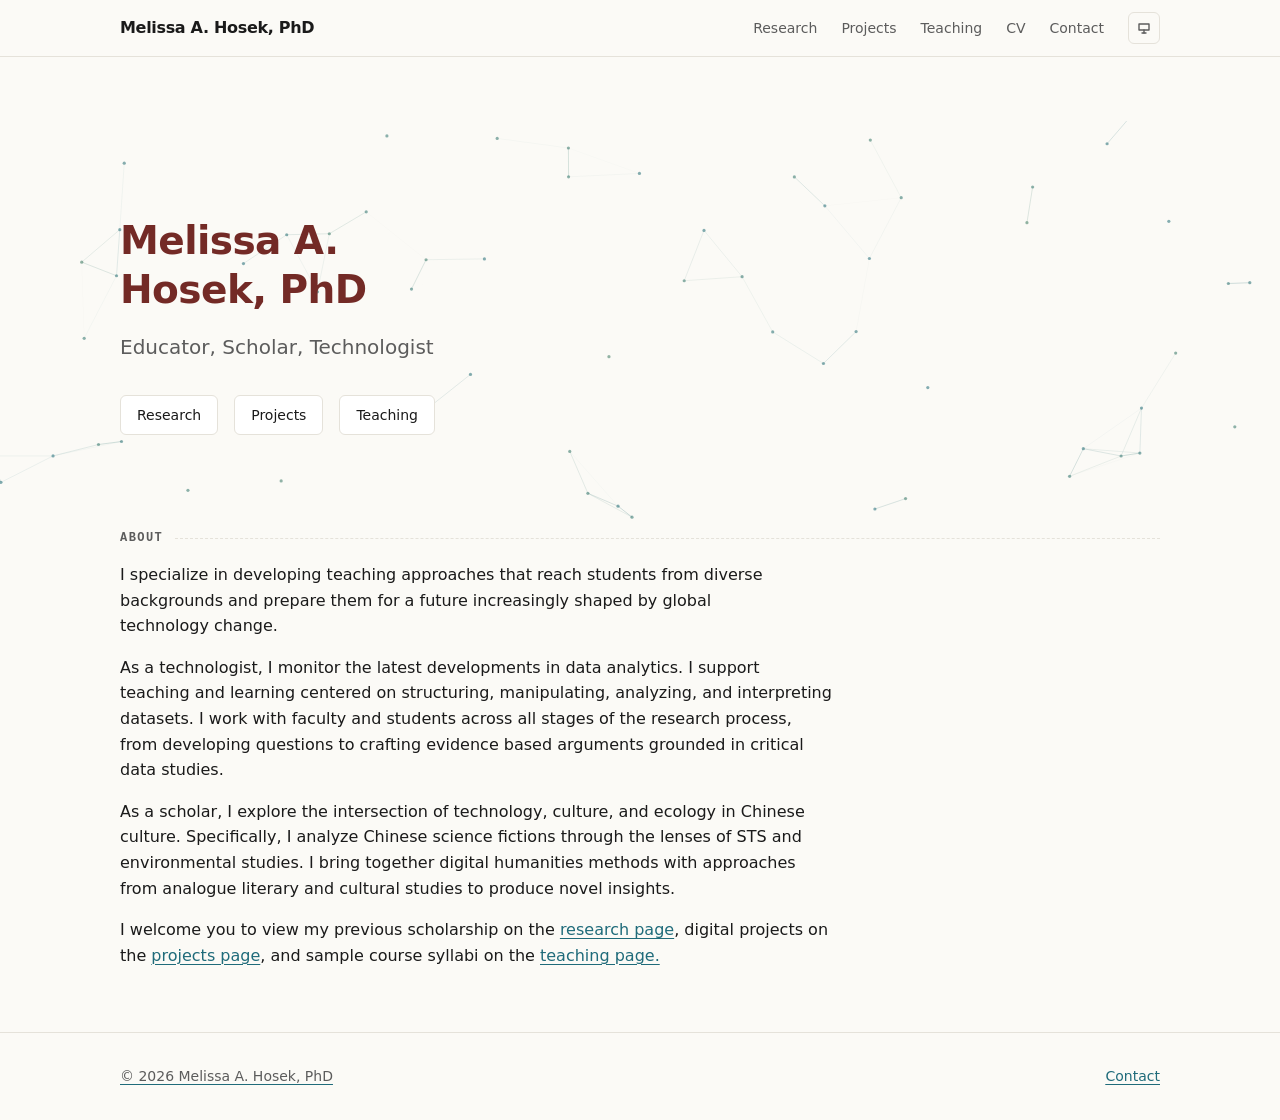
<file: index.html>
<!DOCTYPE html>
<html lang="en">
<head>
  <meta charset="utf-8">
  <meta name="viewport" content="width=device-width, initial-scale=1">
  <title>Melissa A. Hosek, PhD — Educator, Scholar, Technologist</title>
  <meta name="description" content="Personal site of Melissa A. Hosek — research in environmental humanities, China studies, Educational Technolgoy, plus open-source projects and writing.">
  <link rel="icon" href="assets/img/favicon.svg" type="image/svg+xml">
  <link rel="stylesheet" href="assets/css/tokens.css">
  <link rel="stylesheet" href="assets/css/themes.css">
  <link rel="stylesheet" href="assets/css/base.css">
  <link rel="stylesheet" href="assets/css/components.css">
  <script src="assets/js/theme.js"></script>
</head>
<body data-page="home" data-root="">
  <a class="skip-link" href="#main">Skip to content</a>

  <header class="site-header" data-site-header></header>

  <noscript>
    <nav class="wrap" aria-label="Primary">
      <ul>
        <li><a href="research.html">Research</a></li>
        <li><a href="projects.html">Projects</a></li>
        <li><a href="writing.html">Teaching</a></li>
        <li><a href="cv.html">CV</a></li>
        <li><a href="contact.html">Contact</a></li>
      </ul>
    </nav>
  </noscript>

  <main id="main" tabindex="-1">
    <section class="hero">
      <canvas class="hero-canvas" data-generative aria-hidden="true"></canvas>
      <div class="wrap">
        <div class="hero-body">
          <h1>Melissa A. Hosek, PhD</h1>
          <p class="tagline">Educator, Scholar, Technologist</p>
          <ul class="quick-links">
            <li><a class="btn" href="research.html">Research</a></li>
            <li><a class="btn" href="projects.html">Projects</a></li>
            <li><a class="btn" href="writing.html">Teaching</a></li>
          </ul>
        </div>
      </div>
    </section>

    <section class="wrap">
      <h2 class="section-label">About</h2>
      <div class="prose stack">
        <p>I specialize in developing teaching approaches 
        that reach students from diverse backgrounds and prepare 
        them for a future increasingly shaped by global technology change.</p>
        
        <p>As a technologist, I monitor the latest developments in data analytics.
        I support teaching and learning centered on structuring, manipulating, 
        analyzing, and interpreting datasets. I work with faculty and students 
        across all stages of the research process, from developing questions 
        to crafting evidence based arguments grounded in critical data studies. 
                  
        <p>As a scholar, I explore the intersection of technology, culture, and ecology in Chinese culture. 
        Specifically, I analyze Chinese science fictions through the lenses of 
        STS and environmental studies. I bring together digital humanities methods with approaches 
        from analogue literary and cultural studies to produce novel insights.</p>
            
        
        <p>I welcome you to view my previous scholarship on the
        <a href="research.html">research page</a>, digital projects on the
        <a href="projects.html">projects page</a>, and sample course syllabi
          on the <a href="writing.html"> teaching page.</p>
      </div>
    </section>
  </main>

  <footer class="site-footer" data-site-footer></footer>

  <script src="assets/js/layout.js" defer></script>
  <script src="assets/js/zodiac.js" defer></script>
  <script src="assets/js/generative.js" defer></script>
</body>
</html>
</file>
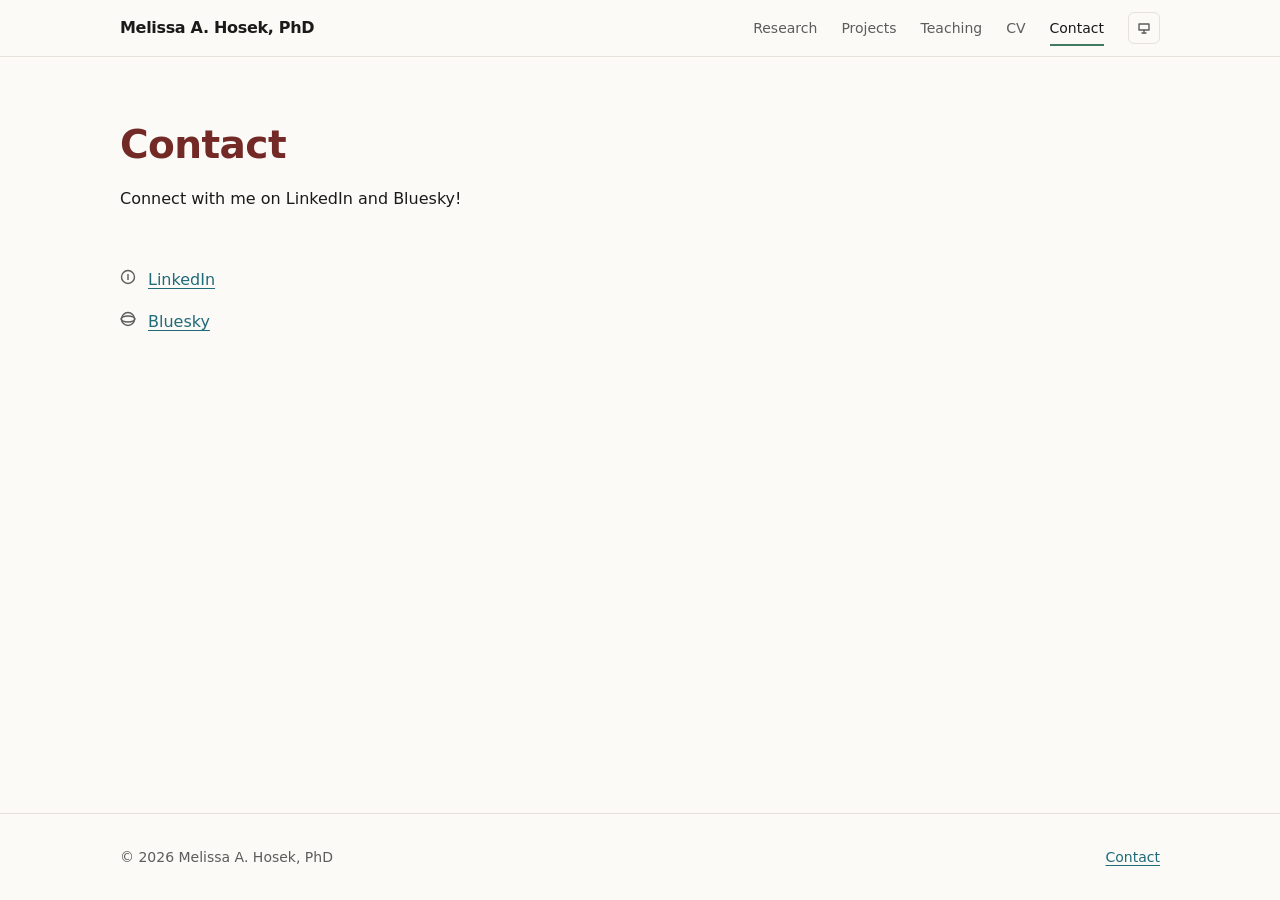
<file: contact.html>
<!DOCTYPE html>
<html lang="en">
<head>
  <meta charset="utf-8">
  <meta name="viewport" content="width=device-width, initial-scale=1">
  <title>Contact — Melissa A. Hosek</title>
  <meta name="description" content="Connect with Melissa A. Hosek on LinkedIn and Bluesky.">
  <link rel="icon" href="assets/img/favicon.svg" type="image/svg+xml">
  <link rel="stylesheet" href="assets/css/tokens.css">
  <link rel="stylesheet" href="assets/css/themes.css">
  <link rel="stylesheet" href="assets/css/base.css">
  <link rel="stylesheet" href="assets/css/components.css">
  <script src="assets/js/theme.js"></script>
</head>
<body data-page="contact" data-root="">
  <a class="skip-link" href="#main">Skip to content</a>
  <header class="site-header" data-site-header></header>

  <noscript>
    <nav class="wrap" aria-label="Primary">
      <ul>
        <li><a href="research.html">Research</a></li>
        <li><a href="projects.html">Projects</a></li>
        <li><a href="writing.html">Writing</a></li>
        <li><a href="cv.html">CV</a></li>
        <li><a href="contact.html">Contact</a></li>
      </ul>
    </nav>
  </noscript>

  <main id="main" class="wrap stack-lg" tabindex="-1">
    <div class="prose stack">
      <h1>Contact</h1>
      <p>Connect with me on LinkedIn and Bluesky!</p>
    </div>

    <section>
      <ul class="glyph-list prose">
        <li>
          <svg class="glyph" viewBox="0 0 16 16" fill="none" stroke="currentColor" stroke-width="1.4" aria-hidden="true" focusable="false"><circle cx="8" cy="8" r="6.5"/><path d="M8 5v6"/></svg>
          <a href="https://www.linkedin.com/in/melissaahosek" rel="me noopener">LinkedIn</a>
        </li>
        <li>
          <svg class="glyph" viewBox="0 0 16 16" fill="none" stroke="currentColor" stroke-width="1.4" aria-hidden="true" focusable="false"><ellipse cx="8" cy="8" rx="7" ry="3"/><circle cx="8" cy="8" r="6.5"/></svg>
          <a href="https://bsky.app/profile/mhosek.bsky.social" rel="me noopener">Bluesky</a>
        </li>
      </ul>
    </section>

  </main>

  <footer class="site-footer" data-site-footer></footer>

  <script src="assets/js/layout.js" defer></script>
</body>
</html>
</file>
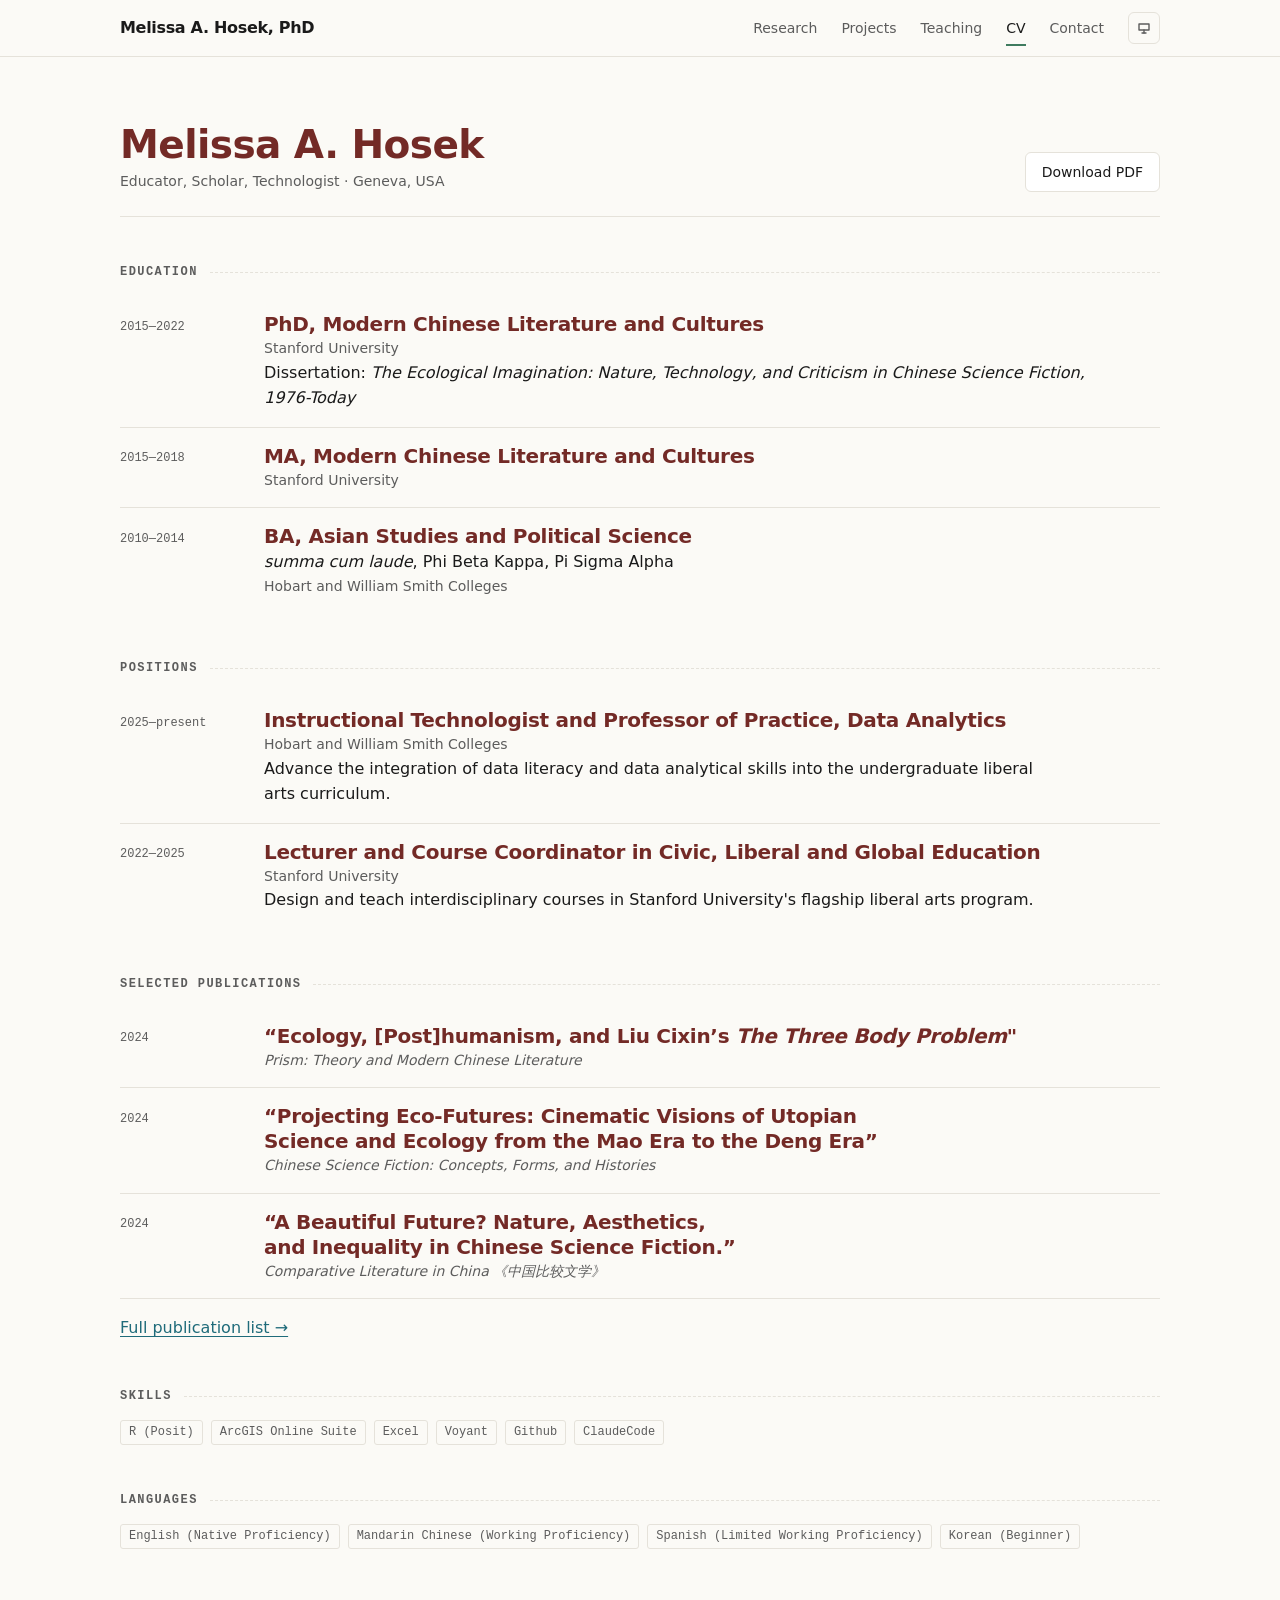
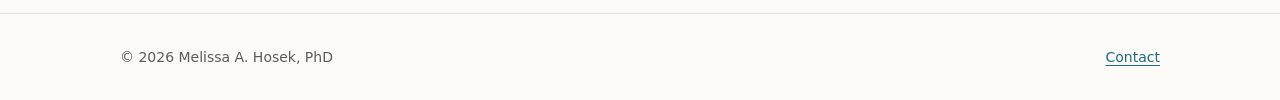
<file: cv.html>
<!DOCTYPE html>
<html lang="en">
<head>
  <meta charset="utf-8">
  <meta name="viewport" content="width=device-width, initial-scale=1">
  <title>CV — Melissa A. Hosek, PhD </title>
  <meta name="description" content="Curriculum vitae of Your Name — education, positions, and selected work.">
  <link rel="icon" href="assets/img/favicon.svg" type="image/svg+xml">
  <link rel="stylesheet" href="assets/css/tokens.css">
  <link rel="stylesheet" href="assets/css/themes.css">
  <link rel="stylesheet" href="assets/css/base.css">
  <link rel="stylesheet" href="assets/css/components.css">
  <script src="assets/js/theme.js"></script>
</head>
<body data-page="cv" data-root="">
  <a class="skip-link" href="#main">Skip to content</a>
  <header class="site-header" data-site-header></header>

  <noscript>
    <nav class="wrap" aria-label="Primary">
      <ul>
        <li><a href="research.html">Research</a></li>
        <li><a href="projects.html">Projects</a></li>
        <li><a href="writing.html">Writing</a></li>
        <li><a href="cv.html">CV</a></li>
        <li><a href="contact.html">Contact</a></li>
      </ul>
    </nav>
  </noscript>

  <main id="main" class="wrap" tabindex="-1">
    <div class="cv-header">
      <div>
        <h1>Melissa A. Hosek </h1>
        <p class="entry-meta">Educator, Scholar, Technologist · Geneva, USA</p>
      </div>
      <p class="cv-download"><a class="btn" href="#">Download PDF</a></p>
    </div>

    <section class="cv-section">
      <h2 class="section-label">Education</h2>
      <div class="cv-item">
        <p class="cv-item-meta">2015—2022</p>
        <div>
          <h3>PhD, Modern Chinese Literature and Cultures</h3>
          <p class="entry-meta">Stanford University</p>
          <p>Dissertation: <em>The Ecological Imagination: Nature, Technology, and Criticism in Chinese Science Fiction, 1976-Today</em></p>
        </div>
        </div>
      <div class="cv-item">
        <p class="cv-item-meta">2015—2018</p>
        <div>
          <h3>MA, Modern Chinese Literature and Cultures</h3>
          <p class="entry-meta">Stanford University</p>
        </div>
      </div>
      </div>
      <div class="cv-item">
        <p class="cv-item-meta">2010—2014</p>
        <div>
          <h3>BA, Asian Studies and Political Science</h3>
          <p><i>summa cum laude</i>, Phi Beta Kappa, Pi Sigma Alpha</p>
          <p class="entry-meta">Hobart and William Smith Colleges</p>
        </div>
      </div>
    </section>

    <section class="cv-section">
      <h2 class="section-label">Positions</h2>
      <div class="cv-item">
        <p class="cv-item-meta">2025—present</p>
        <div>
          <h3>Instructional Technologist and Professor of Practice, Data Analytics</h3>
          <p class="entry-meta">Hobart and William Smith Colleges</p>
          <p>Advance the integration of data literacy and data analytical skills into the undergraduate liberal arts curriculum.</p>
        </div>
      </div>
      <div class="cv-item">
        <p class="cv-item-meta">2022—2025</p>
        <div>
          <h3>Lecturer and Course Coordinator in Civic, Liberal and Global Education</h3>
          <p class="entry-meta">Stanford University</p>
          <p>Design and teach interdisciplinary courses in Stanford University's flagship liberal arts program.</p>
        </div>
      </div>
    </section>

    <section class="cv-section">
      <h2 class="section-label">Selected publications</h2>
      <div class="cv-item">
        <p class="cv-item-meta">2024</p>
        <div>
          <h3>“Ecology, [Post]humanism, and Liu Cixin’s <i>The Three Body Problem</i>"</h3>
          <p class="entry-meta"><span class="venue">Prism: Theory and Modern Chinese Literature</span></p>
        </div>
      </div>
       <div class="cv-item">
        <p class="cv-item-meta">2024</p>
        <div>
          <h3>“Projecting Eco-Futures: Cinematic Visions of Utopian Science and Ecology from the Mao Era to the Deng Era”</h3>
          <p class="entry-meta"><span class="venue">Chinese Science Fiction: Concepts, Forms, and Histories</span></p>
        </div>
      </div>
       <div class="cv-item">
        <p class="cv-item-meta">2024</p>
        <div>
          <h3>“A Beautiful Future? Nature, Aesthetics, and Inequality in Chinese Science Fiction.”</h3>
          <p class="entry-meta"><span class="venue">Comparative Literature in China 《中国比较文学》</span></p>
        </div>
      </div>
      <p style="margin-top: var(--sp-4)"><a href="research.html">Full publication list &rarr;</a></p>
    </section>

    <section class="cv-section">
      <h2 class="section-label">Skills</h2>
      <ul class="tag-list">
        <li class="tag">R (Posit)</li>
        <li class="tag">ArcGIS Online Suite</li>
        <li class="tag">Excel</li>
        <li class="tag">Voyant</li>
        <li class="tag">Github</li>
        <li class="tag">ClaudeCode</li>
      </ul>
    </section>

     <section class="cv-section">
      <h2 class="section-label">Languages</h2>
      <ul class="tag-list">
        <li class="tag">English (Native Proficiency)</li>
        <li class="tag">Mandarin Chinese (Working Proficiency)</li>
        <li class="tag">Spanish (Limited Working Proficiency)</li>
        <li class="tag">Korean (Beginner)</li>
      </ul>
    </section>
  </main>

  <footer class="site-footer" data-site-footer></footer>

  <script src="assets/js/layout.js" defer></script>
</body>
</html>
</file>
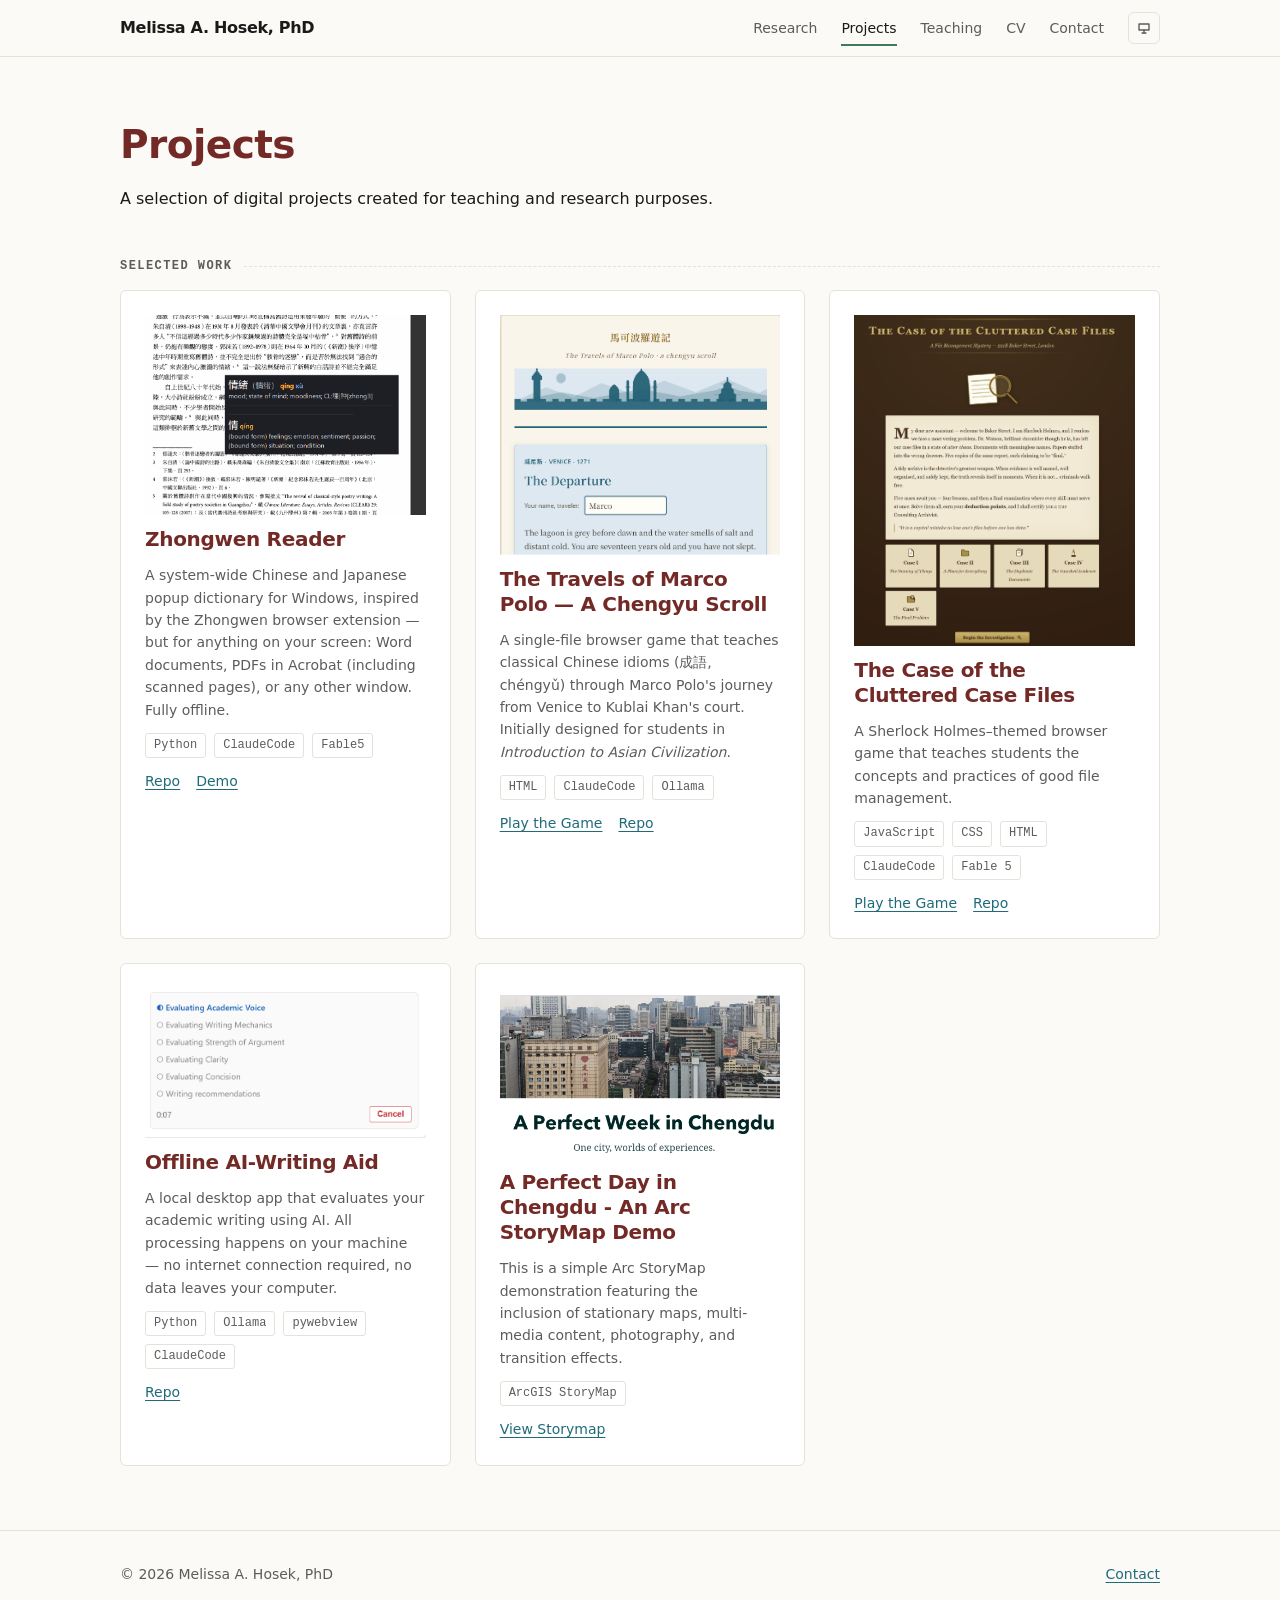
<file: projects.html>
<!DOCTYPE html>
<html lang="en">
<head>
  <meta charset="utf-8">
  <meta name="viewport" content="width=device-width, initial-scale=1">
  <title>Projects — Melissa Hosek</title>
  <meta name="description" content="A selection of digital projects created for teaching and research purposes.">
  <link rel="icon" href="assets/img/favicon.svg" type="image/svg+xml">
  <link rel="stylesheet" href="assets/css/tokens.css">
  <link rel="stylesheet" href="assets/css/themes.css">
  <link rel="stylesheet" href="assets/css/base.css">
  <link rel="stylesheet" href="assets/css/components.css">
  <script src="assets/js/theme.js"></script>
</head>
<body data-page="projects" data-root="">
  <a class="skip-link" href="#main">Skip to content</a>
  <header class="site-header" data-site-header></header>

  <noscript>
    <nav class="wrap" aria-label="Primary">
      <ul>
        <li><a href="research.html">Research</a></li>
        <li><a href="projects.html">Projects</a></li>
        <li><a href="writing.html">Teaching</a></li>
        <li><a href="cv.html">CV</a></li>
        <li><a href="contact.html">Contact</a></li>
      </ul>
    </nav>
  </noscript>

  <main id="main" class="wrap stack-lg" tabindex="-1">
    <div class="prose stack">
      <h1>Projects</h1>
      <p>A selection of digital projects created for teaching and research purposes.</p>
    </div>

    <section>
      <h2 class="section-label">Selected work</h2>
      <ul class="card-grid">
        <li class="card">
            <img src="assets/img/zhongwen_app.png" alt="Screenshot of Zhongwen App">
          <h3>Zhongwen Reader</h3>
          <p>A system-wide Chinese and Japanese popup
            dictionary for Windows, inspired by the 
            Zhongwen browser extension — but for anything
            on your screen: Word documents, PDFs in Acrobat 
            (including scanned pages), or any other window.
          Fully offline.</p>
          <ul class="tag-list">
            <li class="tag">Python</li>
            <li class="tag">ClaudeCode</li>
            <li class="tag"> Fable5 </li>
          </ul>
          <p class="card-links">
            <a href="https://github.com/M-Hosek/zhongwen-reader">Repo</a>
            <a href="#">Demo</a>
          </p>
        </li>
        <li class="card">
            <img src="assets/img/marco-polo1.png" alt="Opening page of Marco Polo game">
          <h3>The Travels of Marco Polo — A Chengyu Scroll</h3>
          <p>A single-file browser game that teaches 
            classical Chinese idioms (成語, chéngyǔ) 
            through Marco Polo's journey from Venice 
            to Kublai Khan's court. Initially designed
          for students in <em>Introduction to Asian
          Civilization</em>.</p>
          <ul class="tag-list">
            <li class="tag">HTML</li>
            <li class="tag">ClaudeCode</li>
            <li class="tag">Ollama</li>
          </ul>
          <p class="card-links">
            <a href="https://m-hosek.github.io/polo/">Play the Game</a>
            <a href="https://github.com/M-Hosek/polo">Repo</a>
          </p>
        </li>
        <li class="card">
            <img src="assets/img/sherlock.png" alt="Screenshot of Project Name">
          <h3>The Case of the Cluttered Case Files</h3>
          <p>A Sherlock Holmes–themed browser game 
            that teaches students the concepts and 
            practices of good file management.</p>
          <ul class="tag-list">
            <li class="tag">JavaScript</li>
            <li class="tag">CSS</li>
            <li class="tag">HTML</li>
            <li class="tag">ClaudeCode</li>
            <li class="tag">Fable 5</li>
          </ul>
          <p class="card-links">
            <a href="https://m-hosek.github.io/cluttered-case-files/">Play the Game</a>
            <a href="https://github.com/M-Hosek/cluttered-case-files">Repo</a>
          </p>
        </li>
        <li class="card">
          <img src="assets/img/editor1.png" alt="Screenshot of Evaluation Process">
          <h3>Offline AI-Writing Aid</h3>
          <p>A local desktop app that evaluates your academic
            writing using AI. All processing happens on your
            machine — no internet connection required, 
            no data leaves your computer.</p>
          <ul class="tag-list">
            <li class="tag">Python</li>
            <li class="tag">Ollama</li>
            <li class="tag">pywebview</li>
            <li class="tag">ClaudeCode</li>
          </ul>
          <p class="card-links">
            <a href="https://github.com/M-Hosek/editor">Repo</a>
          </p>
        </li>
        <li class="card">
          <img src="assets/img/storymap.png" alt="Screenshot of Opening Slide">
          <h3>A Perfect Day in Chengdu - An Arc StoryMap Demo</h3>
          <p>This is a simple Arc StoryMap demonstration featuring
          the inclusion of stationary maps, multi-media content,
          photography, and transition effects.</p>
          <ul class="tag-list">
            <li class="tag">ArcGIS StoryMap</li>
          </ul>
          <p class="card-links">
            <a href="https://arcg.is/15TjXD4">View Storymap</a>
          </p>
        </li>
      </ul>
    </section>
  </main>

  <footer class="site-footer" data-site-footer></footer>

  <script src="assets/js/layout.js" defer></script>
</body>
</html>
</file>
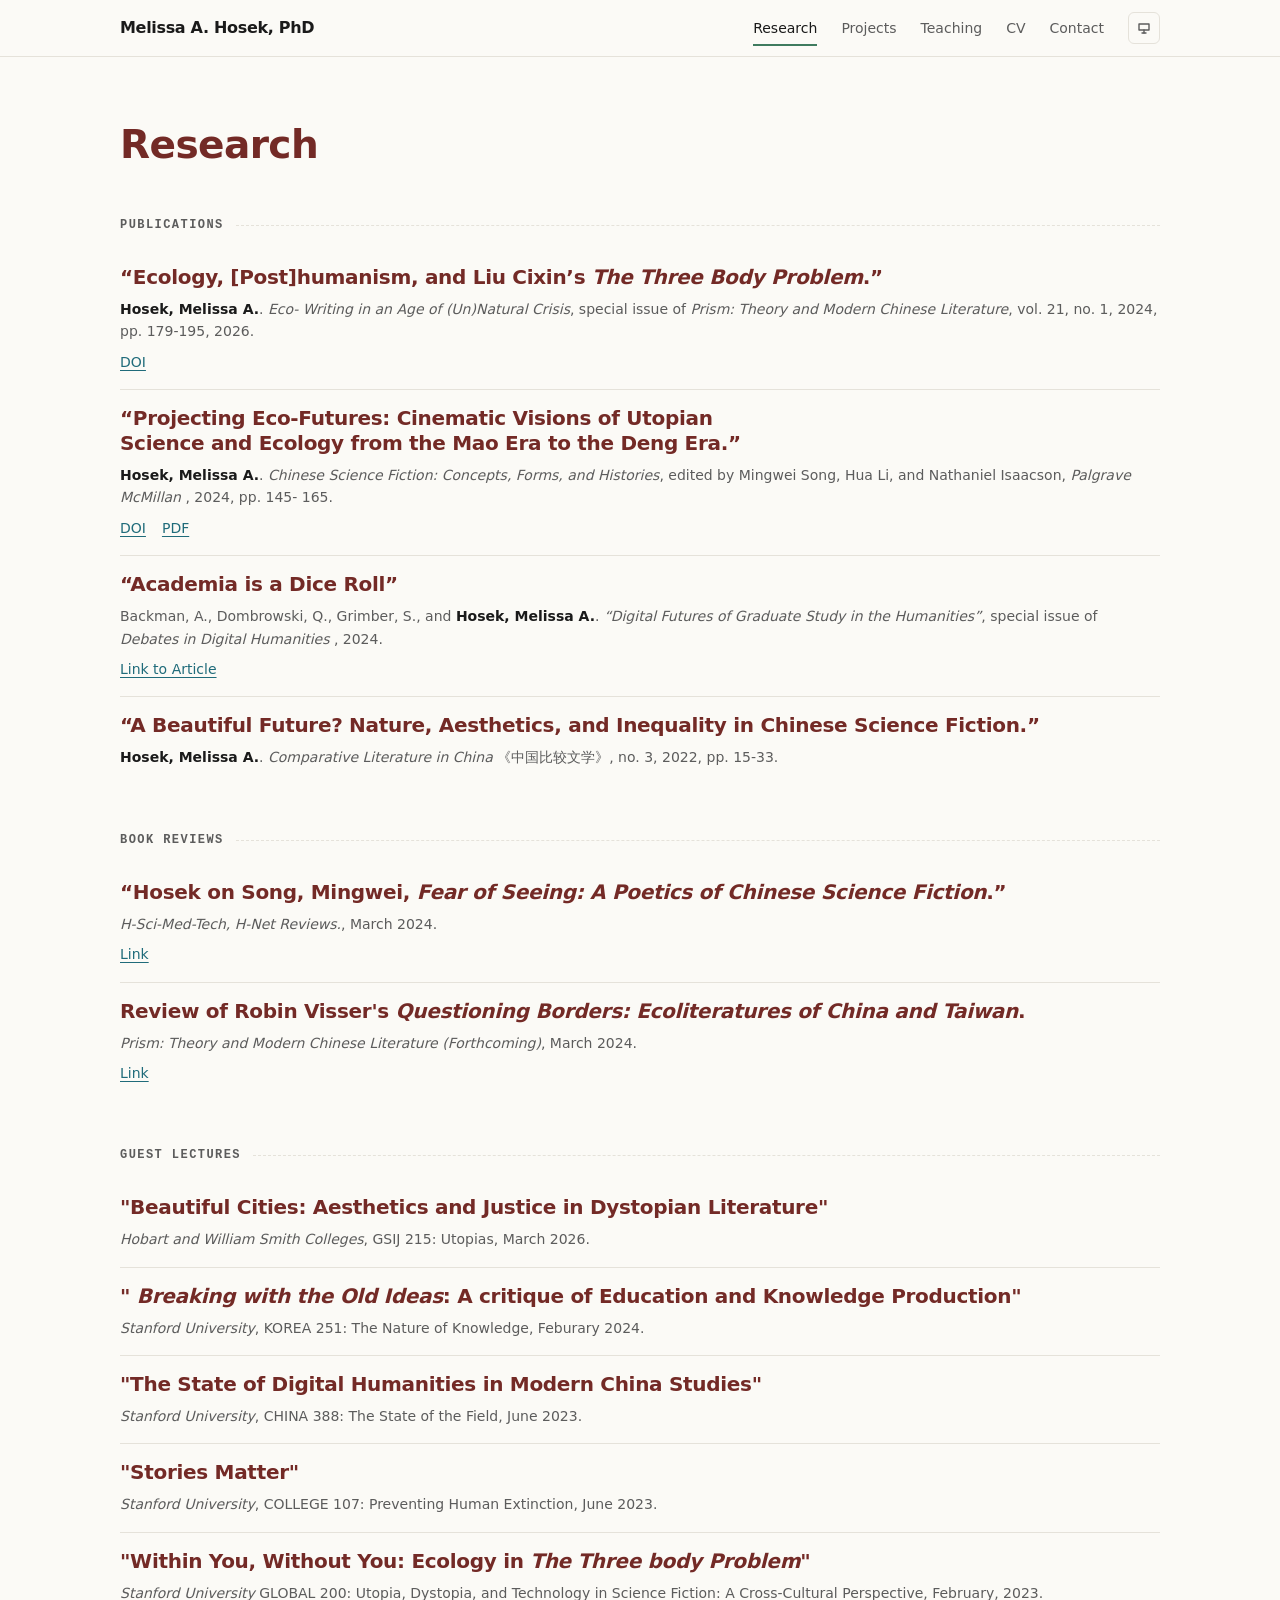
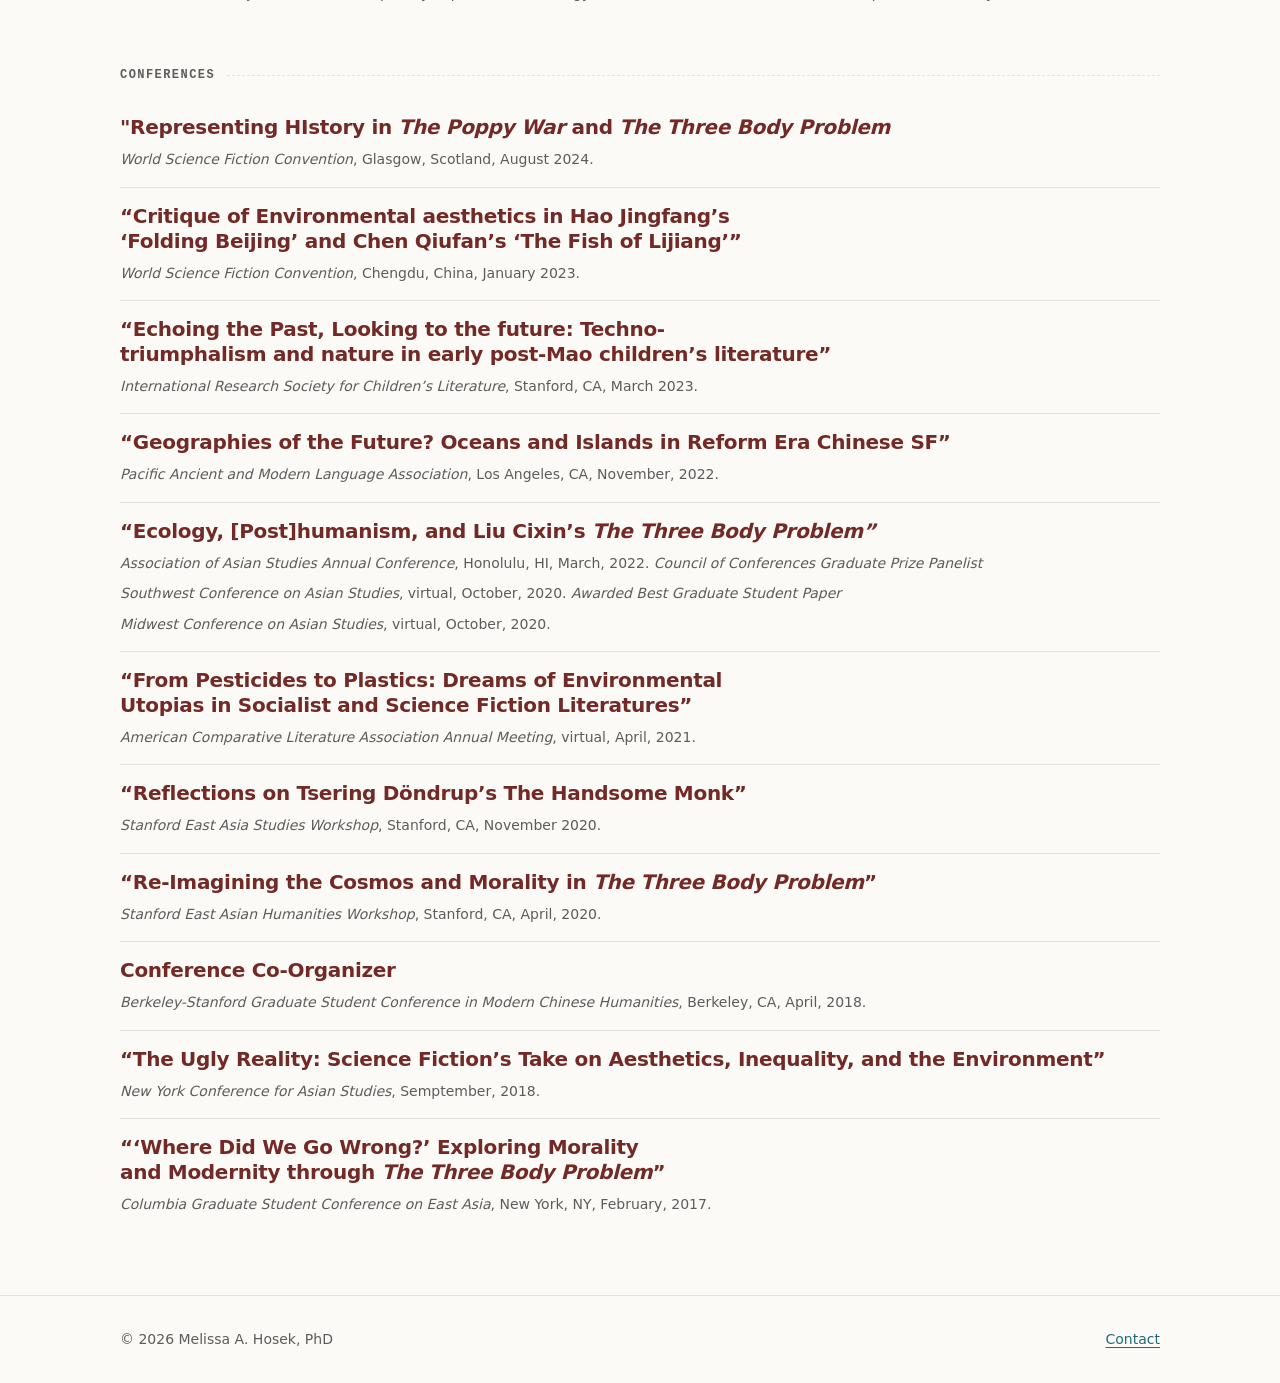
<file: research.html>
<!DOCTYPE html>
<html lang="en">
<head>
  <meta charset="utf-8">
  <meta name="viewport" content="width=device-width, initial-scale=1">
  <title>Research — Melissa A. Hosek</title>
  <meta name="description" content="Research interests, publications, and talks by Melissa A. Hosek.">
  <link rel="icon" href="assets/img/favicon.svg" type="image/svg+xml">
  <link rel="stylesheet" href="assets/css/tokens.css">
  <link rel="stylesheet" href="assets/css/themes.css">
  <link rel="stylesheet" href="assets/css/base.css">
  <link rel="stylesheet" href="assets/css/components.css">
  <script src="assets/js/theme.js"></script>
</head>
<body data-page="research" data-root="">
  <a class="skip-link" href="#main">Skip to content</a>
  <header class="site-header" data-site-header></header>

  <noscript>
    <nav class="wrap" aria-label="Primary">
      <ul>
        <li><a href="research.html">Research</a></li>
        <li><a href="projects.html">Projects</a></li>
        <li><a href="writing.html">Writing</a></li>
        <li><a href="cv.html">CV</a></li>
        <li><a href="contact.html">Contact</a></li>
      </ul>
    </nav>
  </noscript>

  <main id="main" class="wrap stack-lg" tabindex="-1">
    <h1>Research</h1>
   
    <section>
      <h2 class="section-label">Publications</h2>
      <ol class="entry-list">
        <li class="entry">
          <h3>“Ecology, [Post]humanism, and Liu Cixin’s <em>The 
          Three Body Problem</em>.”</h3>
          <p class="entry-meta">
            <span class="me">Hosek, Melissa A.</span>.
            <span class="venue">Eco- Writing in an Age of (Un)Natural Crisis</span>,
              special issue of <span class = "venue">Prism: Theory and Modern Chinese 
              Literature</span>, vol. 21, no. 1, 2024, pp. 179-195, 2026.
          </p>
          <p class="entry-links">
            <a href="https://doi.org/10.1215/25783491-11206874">DOI</a>
          </p>
        </li>
        <li class="entry">
          <h3>“Projecting Eco-Futures: Cinematic Visions of
            Utopian Science and Ecology from the Mao Era 
            to the Deng Era.”</h3>
          <p class="entry-meta">
            <span class="me">Hosek, Melissa A.</span>.
            <span class="venue">Chinese Science Fiction: Concepts, Forms, and Histories</span>,
            edited by Mingwei Song, Hua Li, and Nathaniel Isaacson, <span class = "venue">
              Palgrave McMillan </span>, 2024, pp. 145- 165.
          </p>
          <p class="entry-links">
            <a href="https://doi.org/10.1007/978-3-031-53541-3_7">DOI</a>
            <a href="#">PDF</a>
          </p>
        </li>
        <li class="entry">
          <h3>“Academia is a Dice Roll”</h3>
          <p class="entry-meta">
            Backman, A., Dombrowski, Q., Grimber, S., and <span class="me">Hosek, Melissa A.</span>.
            <span class="venue">“Digital Futures of Graduate Study in the Humanities”</span>, 
            special issue of <span class = "venue"> Debates in Digital Humanities </span>, 2024.
          </p>
          <p class="entry-links">
            <a href="https://dhdebates.gc.cuny.edu/read/digital-futures-of-graduate-study-in-the-humanities/section/67fdea9c-783e-4312-967f-70793a21819e">Link to Article</a>
          </p>
        </li>
         <li class="entry">
          <h3>“A Beautiful Future? Nature, Aesthetics, and Inequality in Chinese Science Fiction.”</h3>
          <p class="entry-meta">
            <span class="me">Hosek, Melissa A.</span>.
            <span class="venue">Comparative Literature in China</span>
              《中国比较文学》, no. 3, 2022, pp. 15-33.
          </p>
        </li>
      </ol>
    </section>

    <section>
      <h2 class="section-label">Book Reviews</h2>
      <ul class="entry-list">
          <li class="entry">
          <h3>“Hosek on Song, Mingwei, <em>Fear of Seeing: A Poetics of Chinese Science Fiction</em>.”</h3>
          <p class="entry-meta">
            <span class="venue">H-Sci-Med-Tech, H-Net Reviews.</span>, March 2024.
          </p>
          <p class="entry-links">
            <a href="https://www.h-net.org/reviews/showrev.php?id=60199">Link</a>
          </p>
        </li>
        <li class="entry">
          <h3>Review of Robin Visser's <em>Questioning Borders: Ecoliteratures of China and Taiwan</em>. </h3>
          <p class="entry-meta">
            <span class="venue">Prism: Theory and Modern Chinese Literature (Forthcoming)</span>, March 2024.
          </p>
          <p class="entry-links">
            <a href="https://www.h-net.org/reviews/showrev.php?id=60199">Link</a>
          </p>
        </li>
      </ul>
    </section>
  
    <section>
      <h2 class="section-label">Guest Lectures</h2>
      <ul class="entry-list">
        <li class="entry">
          <h3> "Beautiful Cities: Aesthetics and Justice in Dystopian Literature"</h3>
          <p class="entry-meta">
            <span class="venue">Hobart and William Smith Colleges</span>, GSIJ 215: Utopias, March 2026.
          </p>
        </li>
         <li class="entry">
          <h3> "<em> Breaking with the Old Ideas</em>: 
            A critique of Education and Knowledge Production"</h3>
          <p class="entry-meta">
            <span class="venue">Stanford University</span>, KOREA 251: 
            The Nature of Knowledge, Feburary 2024. 
          </p>
        </li>
        <li class="entry">
          <h3>"The State of Digital Humanities in Modern China Studies"</h3>
          <p class="entry-meta">
            <span class="venue">Stanford University</span>, CHINA 388: The State of the Field, 
            June 2023.
          </p>
        </li>
         <li class="entry">
          <h3>"Stories Matter"</h3>
          <p class="entry-meta">
            <span class="venue">Stanford University</span>, COLLEGE 107: Preventing
            Human Extinction, June 2023.
          </p>
          </li>
         <li class="entry">
          <h3>"Within You, Without You: Ecology in <em>The Three body Problem</em>"</h3>
          <p class="entry-meta">
            <span class="venue">Stanford University</span> GLOBAL 200: Utopia, Dystopia, and Technology 
            in Science Fiction: A Cross-Cultural Perspective, February, 2023.
          </p>
        </li>
      </ul>     
    </section>

    <section>
      <h2 class="section-label">Conferences</h2>
      <ul class="entry-list">
        <li class="entry">
          <h3>"Representing HIstory in <em> The Poppy War</em> and <em>The Three Body Problem</em></h3>
          <p class="entry-meta">
            <span class="venue">World Science Fiction Convention</span>, Glasgow, Scotland, August 2024.
         </li>
          <li class="entry">
          <h3>“Critique of Environmental aesthetics in Hao Jingfang’s 
            ‘Folding Beijing’ and Chen Qiufan’s ‘The Fish of Lijiang’”</h3>
          <p class="entry-meta">
            <span class="venue">World Science Fiction Convention</span>,
            Chengdu, China, January 2023. 
          </p>
        </li>
          <li class="entry">
          <h3>“Echoing the Past, Looking to the future: 
            Techno-triumphalism and nature in early 
            post-Mao children’s literature”</h3>
          <p class="entry-meta">
            <span class="venue">International Research Society for 
              Children’s Literature</span>, Stanford, CA, March 2023.
          </p>
        </li>
          <li class="entry">
          <h3>“Geographies of the Future? Oceans and 
            Islands in Reform Era Chinese SF”</h3>
          <p class="entry-meta">
            <span class="venue">Pacific Ancient and
              Modern Language Association</span>, 
            Los Angeles, CA, November, 2022.
          </p>
        </li>
          <li class="entry">
          <h3>“Ecology, [Post]humanism, and Liu Cixin’s <em>The Three Body Problem”</em></h3>
          <p class="entry-meta">
            <span class="venue">Association of Asian Studies Annual Conference</span>,
            Honolulu, HI, March, 2022.
            <em>Council of Conferences Graduate Prize Panelist</em>
          </p>
          <p class="entry-meta">
              <span class="venue">Southwest Conference on Asian Studies</span>,
              virtual, October, 2020. 
              <em>Awarded Best Graduate Student Paper</em>
          </p> 
           <p class="entry-meta">
              <span class="venue">Midwest Conference on Asian Studies</span>,
              virtual, October, 2020. 
          </p> 
        </li>
          <li class="entry">
          <h3>“From Pesticides to Plastics: Dreams of Environmental
            Utopias in Socialist and Science Fiction Literatures”</h3>
          <p class="entry-meta">
            <span class="venue">American Comparative Literature
              Association Annual Meeting</span>, virtual, April, 2021.
          </p>
        </li>
        <li class="entry">
          <h3>“Reflections on Tsering Döndrup’s The Handsome Monk”</h3>
          <p class="entry-meta">
            <span class="venue">Stanford East Asia Studies Workshop</span>, 
            Stanford, CA, November 2020. 
          </p>
        </li>
         <li class="entry">
          <h3>“Re-Imagining the Cosmos and Morality in <em> The Three Body Problem</em>”</h3>
          <p class="entry-meta">
            <span class="venue">Stanford East Asian Humanities Workshop</span>, Stanford, CA, April, 2020. 
          </p>
        </li>
         <li class="entry">
          <h3>Conference Co-Organizer</h3>
          <p class="entry-meta">
            <span class="venue">Berkeley-Stanford Graduate Student Conference
            in Modern Chinese Humanities</span>, Berkeley, CA, April, 2018. 
          </p>
        </li>
         <li class="entry">
          <h3>“The Ugly Reality: Science Fiction’s Take 
            on Aesthetics, Inequality, and the Environment”</h3>
          <p class="entry-meta">
            <span class="venue">New York Conference for Asian Studies</span>, Semptember, 2018. 
          </p>
        </li>
        <li class="entry">
          <h3>“‘Where Did We Go Wrong?’ Exploring Morality
            and Modernity through <em>The Three Body Problem</em>”</h3>
          <p class="entry-meta">
            <span class="venue">Columbia Graduate Student Conference on
              East Asia</span>, New York, NY, February, 2017. 
          </p>
        </li>
      </ul>
    </section>

  </main>

  <footer class="site-footer" data-site-footer></footer>

  <script src="assets/js/layout.js" defer></script>
</body>
</html>
</file>
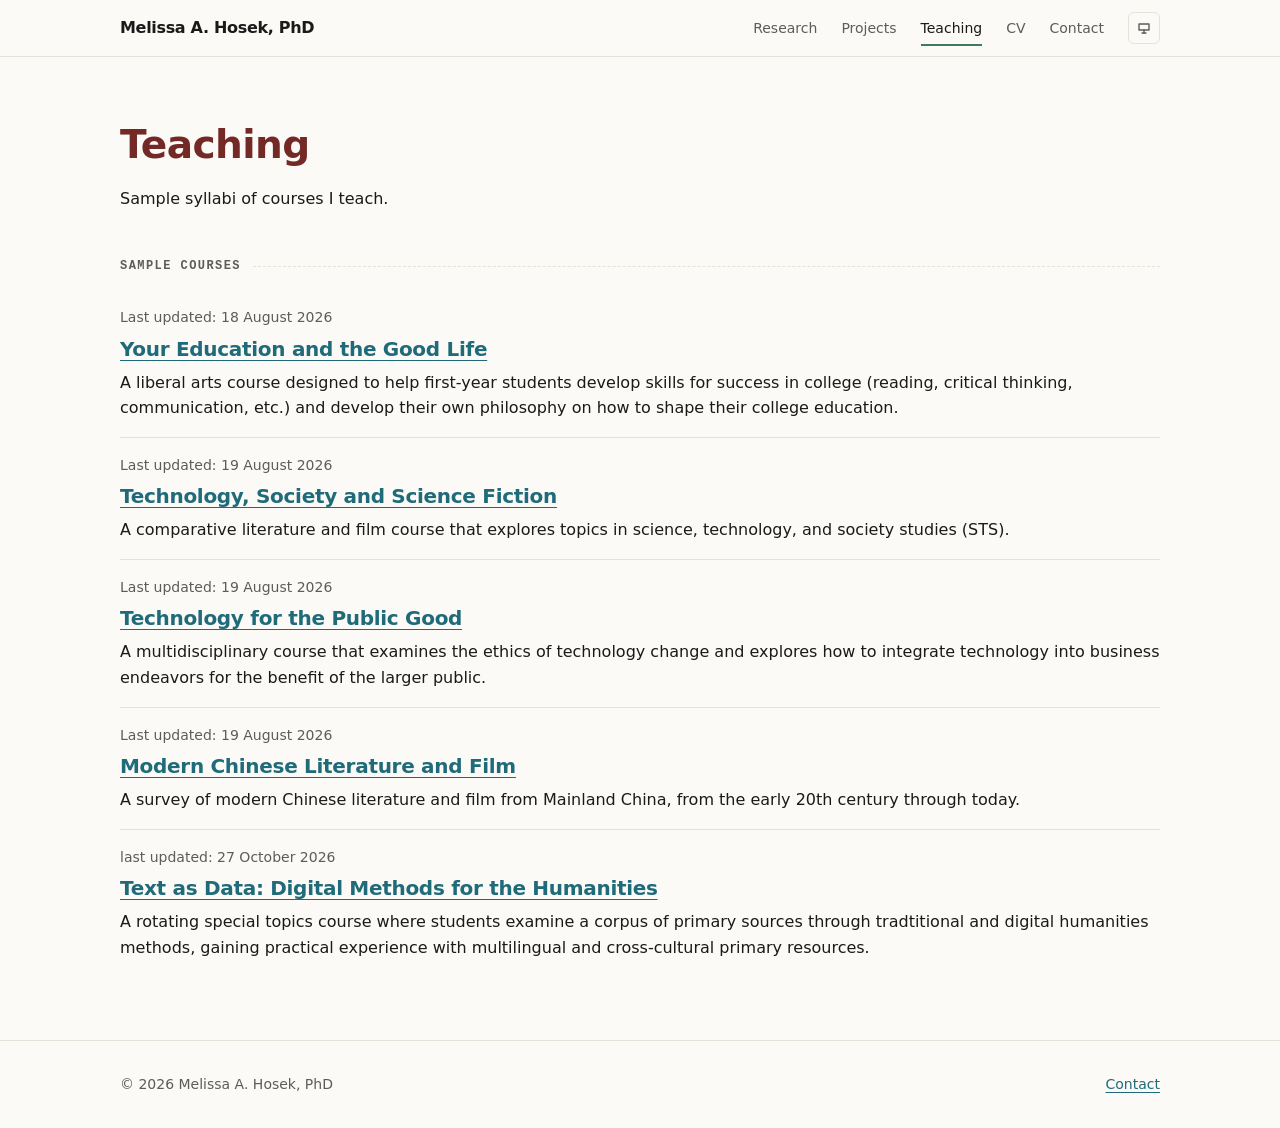
<file: writing.html>
<!DOCTYPE html>
<html lang="en">
<head>
  <meta charset="utf-8">
  <meta name="viewport" content="width=device-width, initial-scale=1">
  <title>Teaching — Melissa A. Hosek</title>
  <meta name="description" content="Sample syllabi based on previous courses taught.">
  <link rel="icon" href="assets/img/favicon.svg" type="image/svg+xml">
  <link rel="stylesheet" href="assets/css/tokens.css">
  <link rel="stylesheet" href="assets/css/themes.css">
  <link rel="stylesheet" href="assets/css/base.css">
  <link rel="stylesheet" href="assets/css/components.css">
  <script src="assets/js/theme.js"></script>
</head>
<body data-page="writing" data-root="">
  <a class="skip-link" href="#main">Skip to content</a>
  <header class="site-header" data-site-header></header>

  <noscript>
    <nav class="wrap" aria-label="Primary">
      <ul>
        <li><a href="research.html">Research</a></li>
        <li><a href="projects.html">Projects</a></li>
        <li><a href="writing.html">Teaching</a></li>
        <li><a href="cv.html">CV</a></li>
        <li><a href="contact.html">Contact</a></li>
      </ul>
    </nav>
  </noscript>

  <main id="main" class="wrap stack-lg" tabindex="-1">
    <div class="prose stack">
      <h1>Teaching</h1>
      <p>Sample syllabi of courses I teach.</p>
    </div>

    <section>
      <h2 class="section-label">Sample Courses</h2>

      <ul class="entry-list">
        <li class="entry">
          <p class="entry-meta">Last updated: <time datetime="2026-08-18">18 August 2026</time></p>
          <h3><a href="content/posts/your-education-and-the-good-life.html">Your Education and the Good Life</a></h3>
          <p>A liberal arts course designed to help first-year students develop
            skills for success in college (reading, critical thinking,
            communication, etc.) and develop their own philosophy on how
            to shape their college education.</p>
        </li>

        <li class="entry">
          <p class="entry-meta">Last updated: <time datetime="2026-08-19">19 August 2026</time></p>
          <h3><a href="content/posts/tech-society-and-sf.html">Technology, Society and Science Fiction</a></h3>
          <p>A comparative literature and film course that explores
            topics in science, technology, and society studies (STS).</p>
        </li>

        <li class="entry">
          <p class="entry-meta">Last updated: <time datetime="2026-08-19">19 August 2026</time></p>
          <h3><a href="content/posts/tech-for-the-public-good.html">Technology for the Public Good</a></h3>
          <p>A multidisciplinary course that examines the ethics of technology change and explores how to
            integrate technology into business endeavors for the benefit of the larger
            public.</p>
        </li>

        <li class="entry">
          <p class="entry-meta">Last updated: <time datetime="2026-08-19">19 August 2026</time></p>
          <h3><a href="content/posts/modern-chinese-literature.html">Modern Chinese Literature and Film</a></h3>
          <p>A survey of modern Chinese literature and film from Mainland China,
            from the early 20th century through today.</p>
        </li>

        <li class="entry">
          <p class="entry-meta">last updated: <time datetime="2026-10-27"> 27 October 2026</time></p>
          <h3><a href= "content/posts/textasdata.html"> Text as Data: Digital Methods for the Humanities</a></h3>
          <p>A rotating special topics course where students examine a corpus of primary sources through 
            tradtitional and digital humanities methods, gaining practical experience with multilingual and
            cross-cultural primary resources.</p>
      </ul>
    </section>
  </main>

  <footer class="site-footer" data-site-footer></footer>

  <script src="assets/js/layout.js" defer></script>
</body>
</html>
</file>
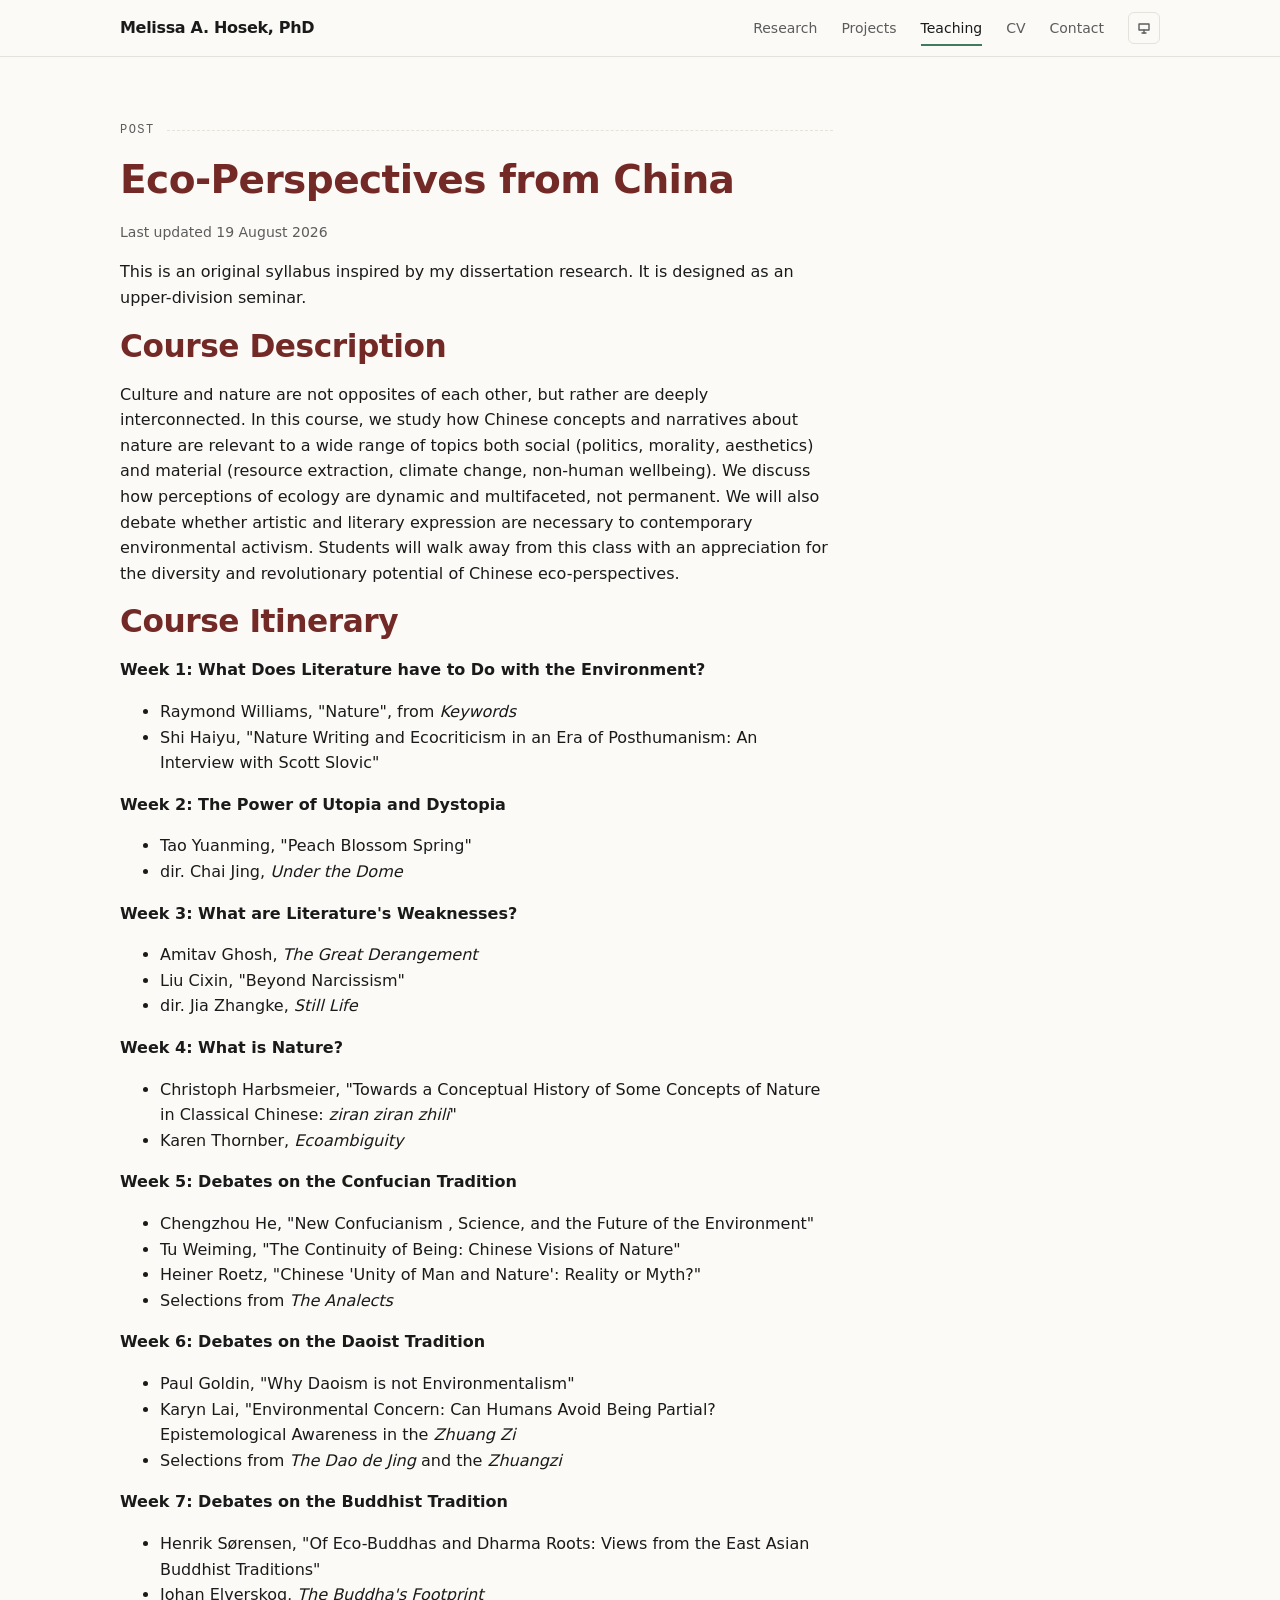
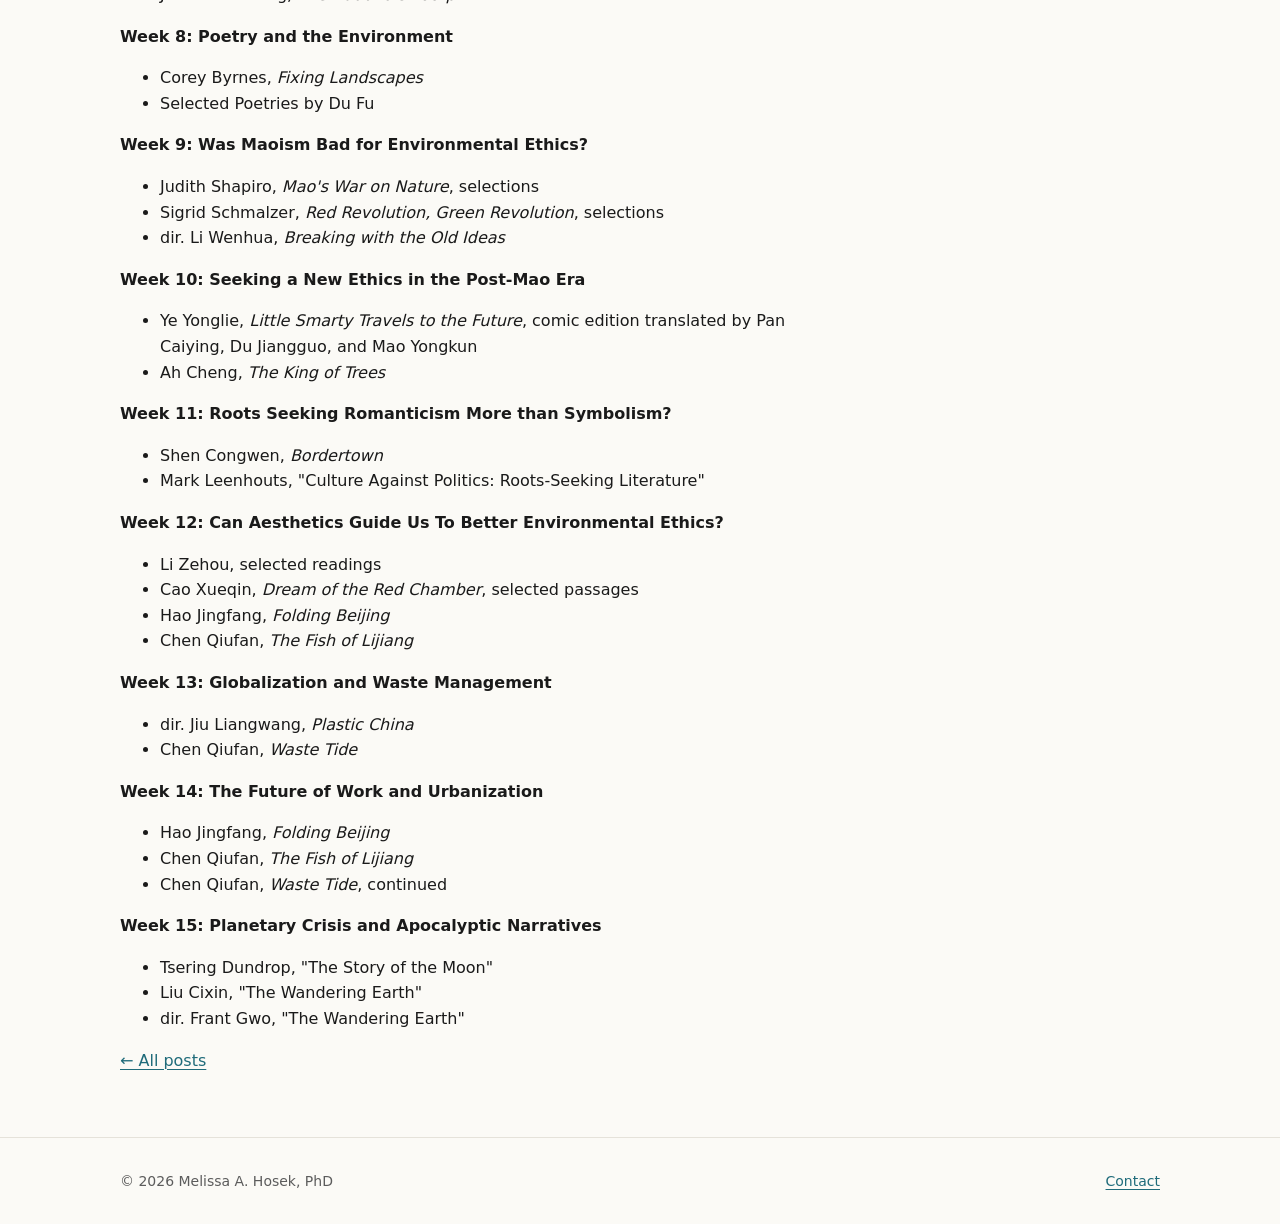
<file: content/posts/eco-perspectives-from-china.html>
<!DOCTYPE html>
<html lang="en">
<head>
  <meta charset="utf-8">
  <meta name="viewport" content="width=device-width, initial-scale=1">
  <title>Hello, world — Your Name</title>
  <meta name="description" content="A sample syllabus.">
  <link rel="icon" href="../../assets/img/favicon.svg" type="image/svg+xml">
  <link rel="stylesheet" href="../../assets/css/tokens.css">
  <link rel="stylesheet" href="../../assets/css/themes.css">
  <link rel="stylesheet" href="../../assets/css/base.css">
  <link rel="stylesheet" href="../../assets/css/components.css">
  <script src="../../assets/js/theme.js"></script>
</head>
<body data-page="writing" data-root="../../">
  <a class="skip-link" href="#main">Skip to content</a>
  <header class="site-header" data-site-header></header>

  <noscript>
    <nav class="wrap" aria-label="Primary">
      <ul>
        <li><a href="../../research.html">Research</a></li>
        <li><a href="../../projects.html">Projects</a></li>
        <li><a href="../../writing.html">Writing</a></li>
        <li><a href="../../cv.html">CV</a></li>
        <li><a href="../../contact.html">Contact</a></li>
      </ul>
    </nav>
  </noscript>

  <main id="main" class="wrap" tabindex="-1">
    <article class="prose stack">
      <p class="section-label">Post</p>
      <h1>Eco-Perspectives from China</h1>
      <p class="entry-meta">Last updated
        <time datetime="2026-08-19">19 August 2026</time> 
      </p>

      <p>This is an original syllabus inspired by my dissertation research.
      It is designed as an upper-division seminar.</p>

      <h2>Course Description</h2>

      <p>Culture and nature are not opposites of each other, but
        rather are deeply interconnected. In this course, we study 
        how Chinese concepts and narratives about nature are relevant to 
        a wide range of topics both social (politics, morality, aesthetics) and
        material (resource extraction, climate change, non-human wellbeing). We 
        discuss how perceptions of ecology are dynamic and multifaceted, not
        permanent. We will also debate whether artistic and literary expression
        are necessary to contemporary environmental activism. Students will walk 
        away from this class with an appreciation for the diversity and 
        revolutionary potential of Chinese eco-perspectives.</p>

      <h2>Course Itinerary</h2>

      <p><b>Week 1: What Does Literature have to Do with the Environment?</b>
        <ul>
          <li>Raymond Williams, "Nature", from <em>Keywords</em></li>
          <li>Shi Haiyu, "Nature Writing and Ecocriticism in
          an Era of Posthumanism: An Interview with Scott Slovic"</li>
       </ul>

      <p><b>Week 2: The Power of Utopia and Dystopia</b></p>
        <ul>
          <li>Tao Yuanming, "Peach Blossom Spring"</li>
          <li>dir. Chai Jing, <em>Under the Dome</em></li>
        </ul>

      <p><b>Week 3: What are Literature's Weaknesses?</b></p>
        <ul>
          <li>Amitav Ghosh, <em>The Great Derangement</em></li>
          <li>Liu Cixin, "Beyond Narcissism"</li>
          <li>dir. Jia Zhangke, <em>Still Life</em></li>
        </ul>

      <p><b>Week 4: What is Nature?</b></p>
        <ul>
          <li>Christoph Harbsmeier, "Towards a Conceptual History
          of Some Concepts of Nature in Classical Chinese: <em>ziran</em>
          <em>ziran zhili</em>"</li>
          <li>Karen Thornber, <em>Ecoambiguity</em></li>
        </ul>

      <p><b>Week 5: Debates on the Confucian Tradition</b></p>
      <ul>
        <li>Chengzhou He, "New Confucianism , Science, and the Future of the Environment"</li>
        <li>Tu Weiming, "The Continuity of Being: Chinese Visions of Nature"</li>
        <li>Heiner Roetz, "Chinese 'Unity of Man and Nature': Reality or Myth?"</li>
        <li>Selections from <em>The Analects</em></li>
      </ul>

      <p><b>Week 6: Debates on the Daoist Tradition</b></p>
      <ul>
        <li>Paul Goldin, "Why Daoism is not Environmentalism"</li>
        <li>Karyn Lai, "Environmental Concern: Can Humans Avoid Being Partial? 
        Epistemological Awareness in the <em>Zhuang Zi</em></li>
        <li>Selections from <em>The Dao de Jing</em> and the <em>Zhuangzi</em></li>
      </ul>

      <p><b>Week 7: Debates on the Buddhist Tradition</b></p>
      <ul>
        <li>Henrik Sørensen, "Of Eco-Buddhas and Dharma Roots: Views from
          the East Asian Buddhist Traditions"</li>
        <li>Johan Elverskog, <em>The Buddha's Footprint</em></li>
      </ul>

      <p><b>Week 8: Poetry and the Environment</b></p>
      <ul>
        <li>Corey Byrnes, <em>Fixing Landscapes</em></li>
        <li>Selected Poetries by Du Fu</li>
      </ul>

      <p><b>Week 9: Was Maoism Bad for Environmental Ethics?</b></p>
      <ul>
        <li>Judith Shapiro, <em>Mao's War on Nature</em>, selections</li>
        <li>Sigrid Schmalzer, <em>Red Revolution, Green Revolution</em>, selections</li>
        <li>dir. Li Wenhua, <em>Breaking with the Old Ideas</em></li>
      </ul>

      <p><b>Week 10: Seeking a New Ethics in the Post-Mao Era</b></p>
      <ul>
        <li>Ye Yonglie, <em>Little Smarty Travels to the Future</em>, comic edition
        translated by Pan Caiying, Du Jiangguo, and Mao Yongkun</li>
        <li>Ah Cheng, <em>The King of Trees</em></li>
      </ul>

      <p><b>Week 11: Roots Seeking Romanticism More than Symbolism?</b></p>
      <ul>
        <li>Shen Congwen, <em>Bordertown</em></li>
        <li>Mark Leenhouts, "Culture Against Politics: Roots-Seeking Literature"</li>
      </ul>

      <p><b>Week 12: Can Aesthetics Guide Us To Better
        Environmental Ethics?</b></p>
        <ul>
          <li>Li Zehou, selected readings</li>
          <li>Cao Xueqin, <em>Dream of the Red Chamber</em>, selected passages</li>
          <li>Hao Jingfang, <em>Folding Beijing</em></li>
          <li>Chen Qiufan, <em>The Fish of Lijiang</em></li>
        </ul>

      <p><b>Week 13: Globalization and Waste Management</b></p>
      <ul>
        <li>dir. Jiu Liangwang, <em>Plastic China</em></li>
        <li>Chen Qiufan, <em>Waste Tide</em></li>
      </ul>

      <p><b>Week 14: The Future of Work and Urbanization</b></p>
      <ul>
        <li>Hao Jingfang, <em>Folding Beijing</em></li>
        <li>Chen Qiufan, <em>The Fish of Lijiang</em></li>
        <li>Chen Qiufan, <em>Waste Tide</em>, continued</li>
      </ul>

      <p><b>Week 15: Planetary Crisis and Apocalyptic Narratives</b></p>
      <ul>
        <li>Tsering Dundrop, "The Story of the Moon"</li>
        <li>Liu Cixin, "The Wandering Earth"</li>
        <li>dir. Frant Gwo, "The Wandering Earth"</li>
      </ul>



      <p><a href="../../writing.html">&larr; All posts</a></p>
    </article>
  </main>

  <footer class="site-footer" data-site-footer></footer>

  <script src="../../assets/js/layout.js" defer></script>
</body>
</html>
</file>
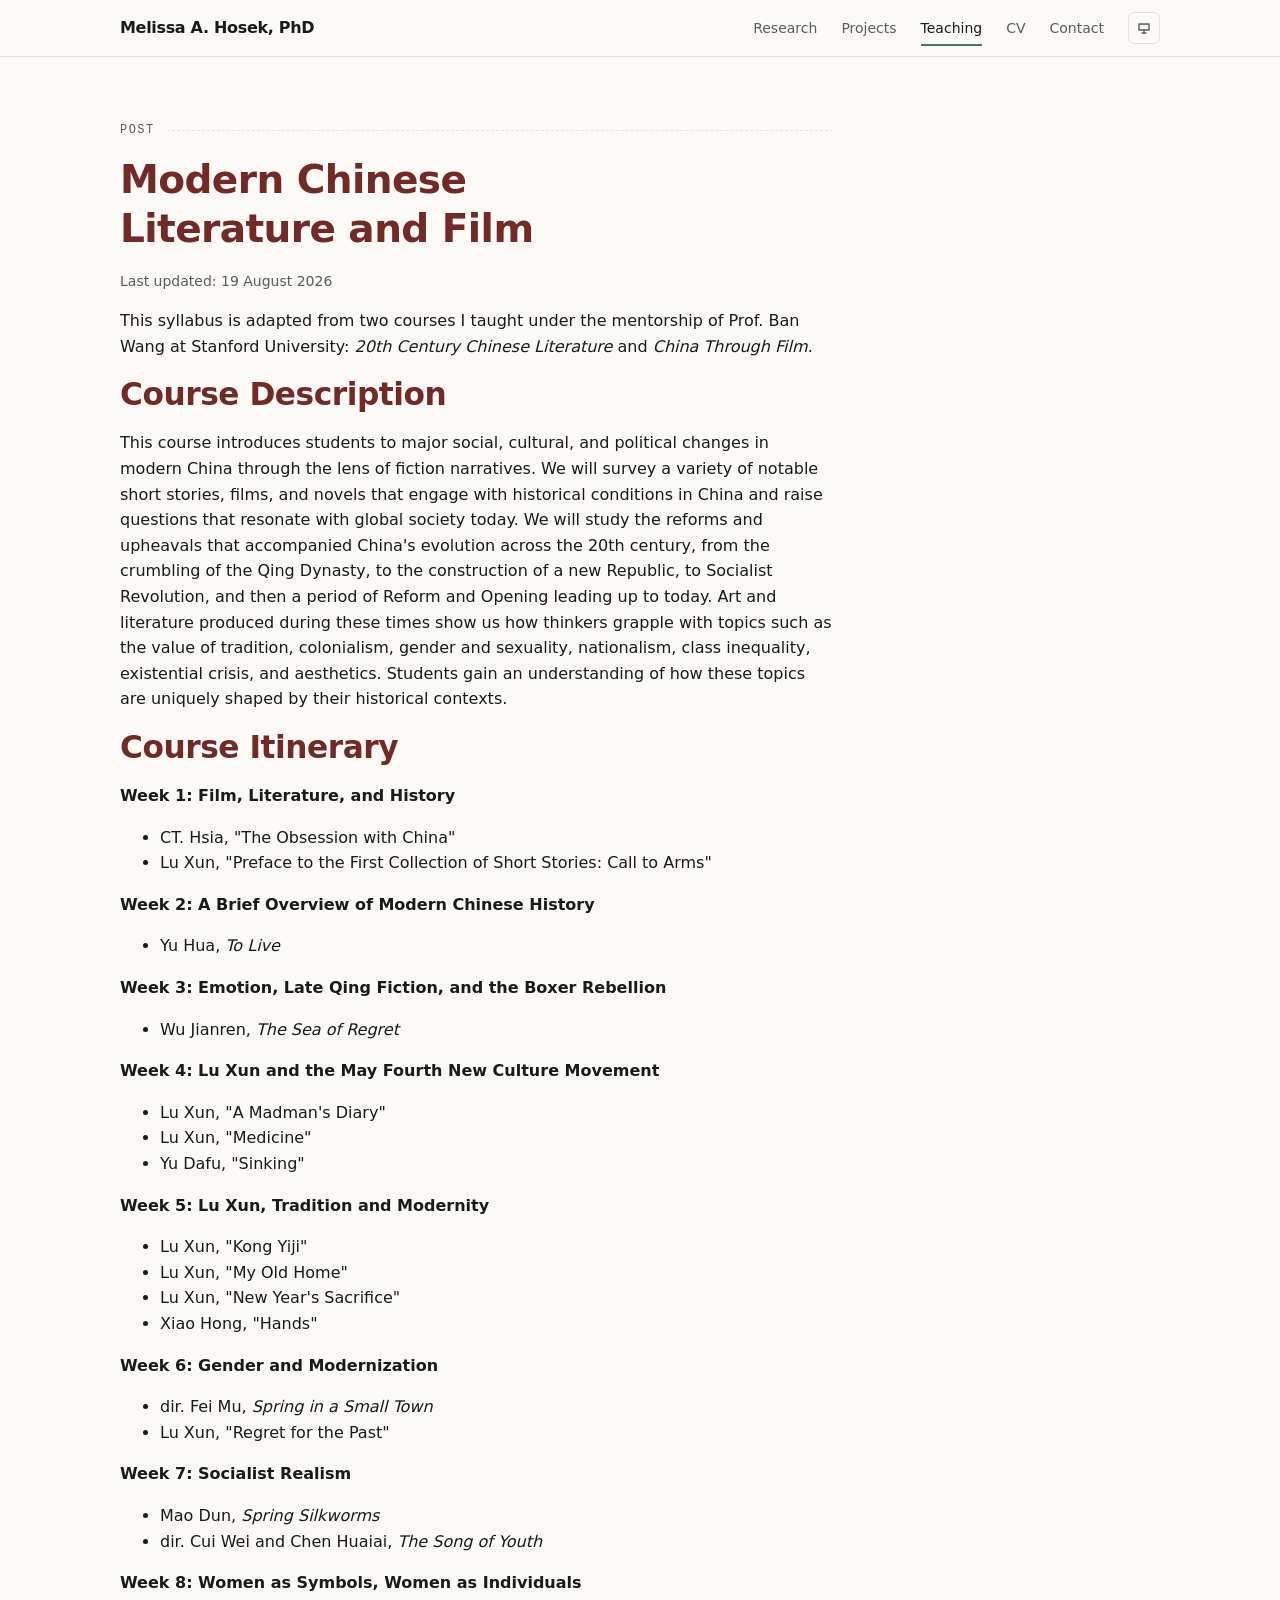
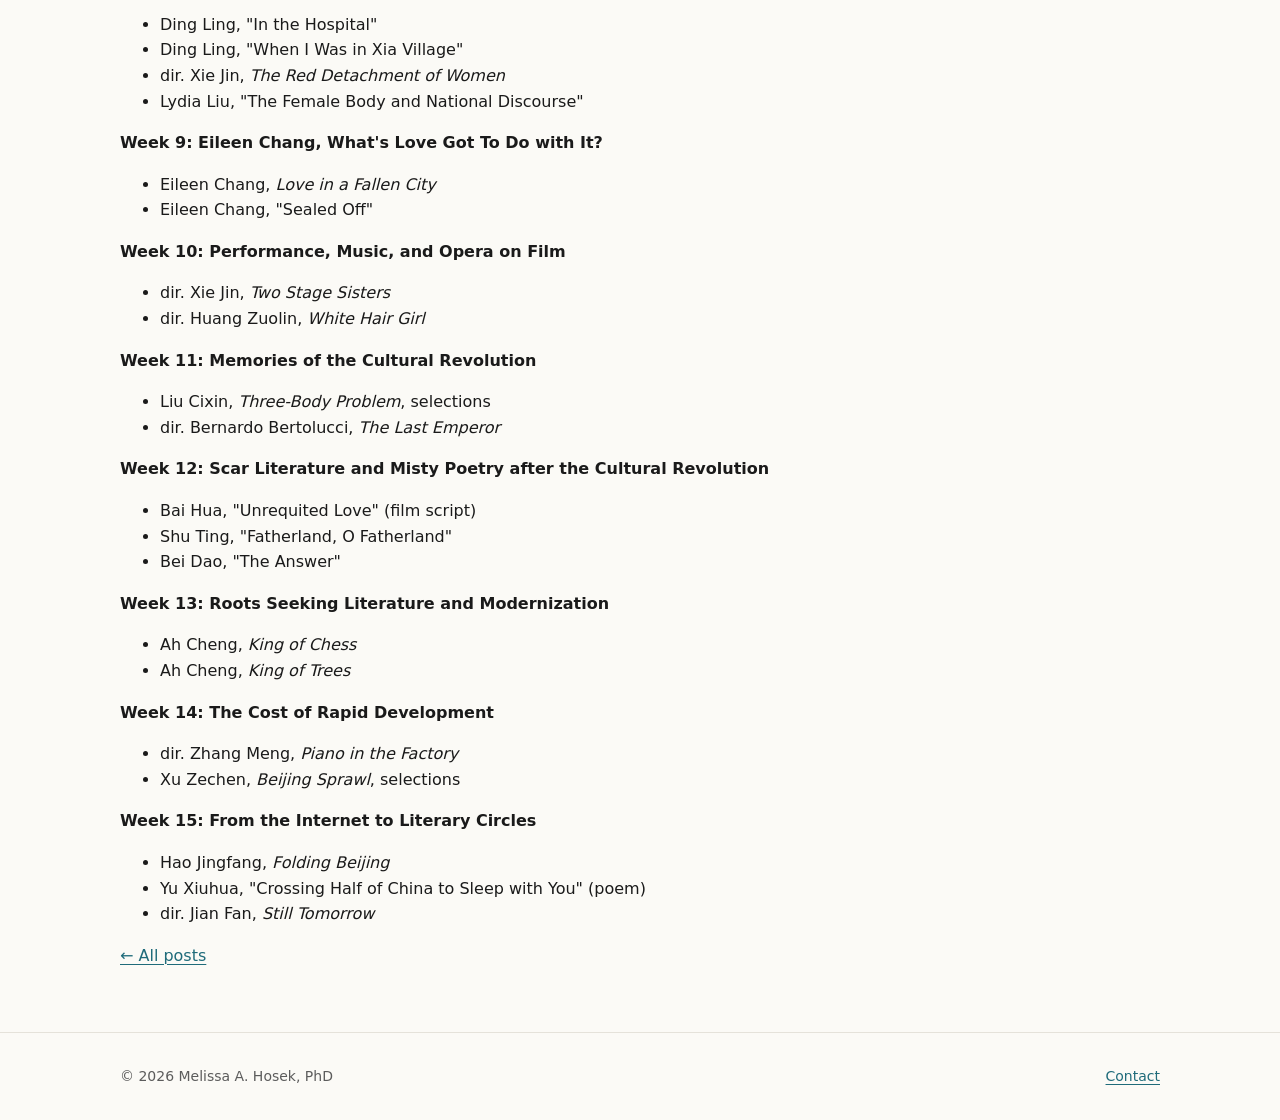
<file: content/posts/modern-chinese-literature.html>
<!DOCTYPE html>
<html lang="en">
<head>
  <meta charset="utf-8">
  <meta name="viewport" content="width=device-width, initial-scale=1">
  <title>Modern Chinese Literature and Film</title>
  <meta name="description" content="A sample syllabus.">
  <link rel="icon" href="../../assets/img/favicon.svg" type="image/svg+xml">
  <link rel="stylesheet" href="../../assets/css/tokens.css">
  <link rel="stylesheet" href="../../assets/css/themes.css">
  <link rel="stylesheet" href="../../assets/css/base.css">
  <link rel="stylesheet" href="../../assets/css/components.css">
  <script src="../../assets/js/theme.js"></script>
</head>
<body data-page="writing" data-root="../../">
  <a class="skip-link" href="#main">Skip to content</a>
  <header class="site-header" data-site-header></header>

  <noscript>
    <nav class="wrap" aria-label="Primary">
      <ul>
        <li><a href="../../research.html">Research</a></li>
        <li><a href="../../projects.html">Projects</a></li>
        <li><a href="../../writing.html">Writing</a></li>
        <li><a href="../../cv.html">CV</a></li>
        <li><a href="../../contact.html">Contact</a></li>
      </ul>
    </nav>
  </noscript>

  <main id="main" class="wrap" tabindex="-1">
    <article class="prose stack">
      <p class="section-label">Post</p>
      <h1>Modern Chinese Literature and Film</h1>
      <p class="entry-meta"> Last updated:
        <time datetime="2026-08-19">19 August 2026</time> 
      </p>

      <p>This syllabus is adapted from two courses I taught under the mentorship
        of Prof. Ban Wang at Stanford University: <em>20th Century Chinese Literature</em>
        and <em>China Through Film.</em></p>

      <h2>Course Description</h2>

      <p>This course introduces students to major social,
        cultural, and political changes in modern China through
        the lens of fiction narratives. We will survey a variety
        of notable short stories, films, and novels that engage with
        historical conditions in China and raise questions that resonate
        with global society today. We will study the reforms and upheavals that
        accompanied China's evolution across the 20th century, from the crumbling 
        of the Qing Dynasty, to the construction of a new Republic, 
        to Socialist Revolution, and then a period of Reform and Opening 
        leading up to today. Art and literature produced during these times 
        show us how thinkers grapple with topics such as the value of tradition,
        colonialism, gender and sexuality, nationalism, class inequality,
        existential crisis, and aesthetics. Students gain an understanding of how 
        these topics are uniquely shaped by their historical contexts. 
      </p>

      <h2>Course Itinerary</h2>

      <p><b>Week 1: Film, Literature, and History</b></p>
        <ul>
          <li>CT. Hsia, "The Obsession with China"</li>
          <li>Lu Xun, "Preface to the First Collection of Short
          Stories: Call to Arms"</li>
        </ul>

      <p><b>Week 2: A Brief Overview of Modern Chinese History</b></p>
        <ul>
          <li>Yu Hua, <em>To Live</em></li>
        </ul>

      <p><b>Week 3: Emotion, Late Qing Fiction, and the Boxer Rebellion</b></p>
        <ul>
          <li>Wu Jianren, <em>The Sea of Regret</em></li>
        </ul>

      <p><b>Week 4: Lu Xun and the May Fourth New Culture Movement</b></p>
        <ul>
          <li>Lu Xun, "A Madman's Diary"</li>
          <li>Lu Xun, "Medicine"</li>
          <li>Yu Dafu, "Sinking"</li>
        </ul>

      <p><b>Week 5: Lu Xun, Tradition and Modernity </b>
        <ul>
          <li>Lu Xun, "Kong Yiji"</li>
          <li>Lu Xun, "My Old Home"</li>
          <li>Lu Xun, "New Year's Sacrifice"</li>
          <li>Xiao Hong, "Hands"</li>
        </ul>

      <p><b>Week 6: Gender and Modernization</b></p>
        <ul>
          <li>dir. Fei Mu, <em>Spring in a Small Town</em></li>
          <li>Lu Xun, "Regret for the Past"</li>
        </ul>

      <p><b>Week 7: Socialist Realism</b></p>
        <ul>
          <li>Mao Dun, <em>Spring Silkworms</em></li>
          <li>dir. Cui Wei and Chen Huaiai, <em>The Song of Youth</em></li>
        </ul>

      <p><b>Week 8: Women as Symbols, Women as Individuals</b></p>
        <ul>
          <li>Ding Ling, "In the Hospital"</li>
          <li>Ding Ling, "When I Was in Xia Village"</li>
          <li>dir. Xie Jin, <em>The Red Detachment of Women</em></li>
          <li>Lydia Liu, "The Female Body and National Discourse"</li>
        </ul>

      <p><b>Week 9: Eileen Chang, What's Love Got To Do with It?</b></p>
        <ul>
          <li>Eileen Chang, <em>Love in a Fallen City</em></li>
          <li>Eileen Chang, "Sealed Off"</li>
        </ul>

      <p><b>Week 10: Performance, Music, and Opera on Film</b></p>
        <ul>
          <li>dir. Xie Jin, <em>Two Stage Sisters</em></li>
          <li>dir. Huang Zuolin, <em>White Hair Girl</em></li>
        </ul>

      <p><b>Week 11: Memories of the Cultural Revolution</b></p>
        <ul>
          <li>Liu Cixin, <em>Three-Body Problem</em>, selections</li>
          <li>dir. Bernardo Bertolucci, <em>The Last Emperor</em></li>
        </ul>

      <p><b>Week 12: Scar Literature and Misty Poetry after the Cultural Revolution</b></p>
        <ul>
          <li>Bai Hua, "Unrequited Love" (film script)</li>
          <li>Shu Ting, "Fatherland, O Fatherland"</li>
          <li>Bei Dao, "The Answer"</li>
        </ul>
         
      <p><b>Week 13: Roots Seeking Literature and Modernization</b></p>
        <ul>
          <li>Ah Cheng, <em>King of Chess</em></li>
          <li>Ah Cheng, <em>King of Trees</em></li>
        </ul>
     
     
      <p><b>Week 14: The Cost of Rapid Development</b></p>
      <ul>
          <li>dir. Zhang Meng, <em>Piano in the Factory</em></li>
          <li>Xu Zechen, <em>Beijing Sprawl</em>, selections</li>
      </ul>
      
     
      <p><b>Week 15: From the Internet to Literary Circles</b></p>
      <ul>
        <li>Hao Jingfang, <em>Folding Beijing</em></li>
        <li>Yu Xiuhua, "Crossing Half of China to Sleep with You" (poem)</li>
        <li>dir. Jian Fan, <em>Still Tomorrow</em></li>
      </ul>
      
      
      <p><a href="../../writing.html">&larr; All posts</a></p>
    </article>
  </main>

  <footer class="site-footer" data-site-footer></footer>

  <script src="../../assets/js/layout.js" defer></script>
</body>
</html>
</file>
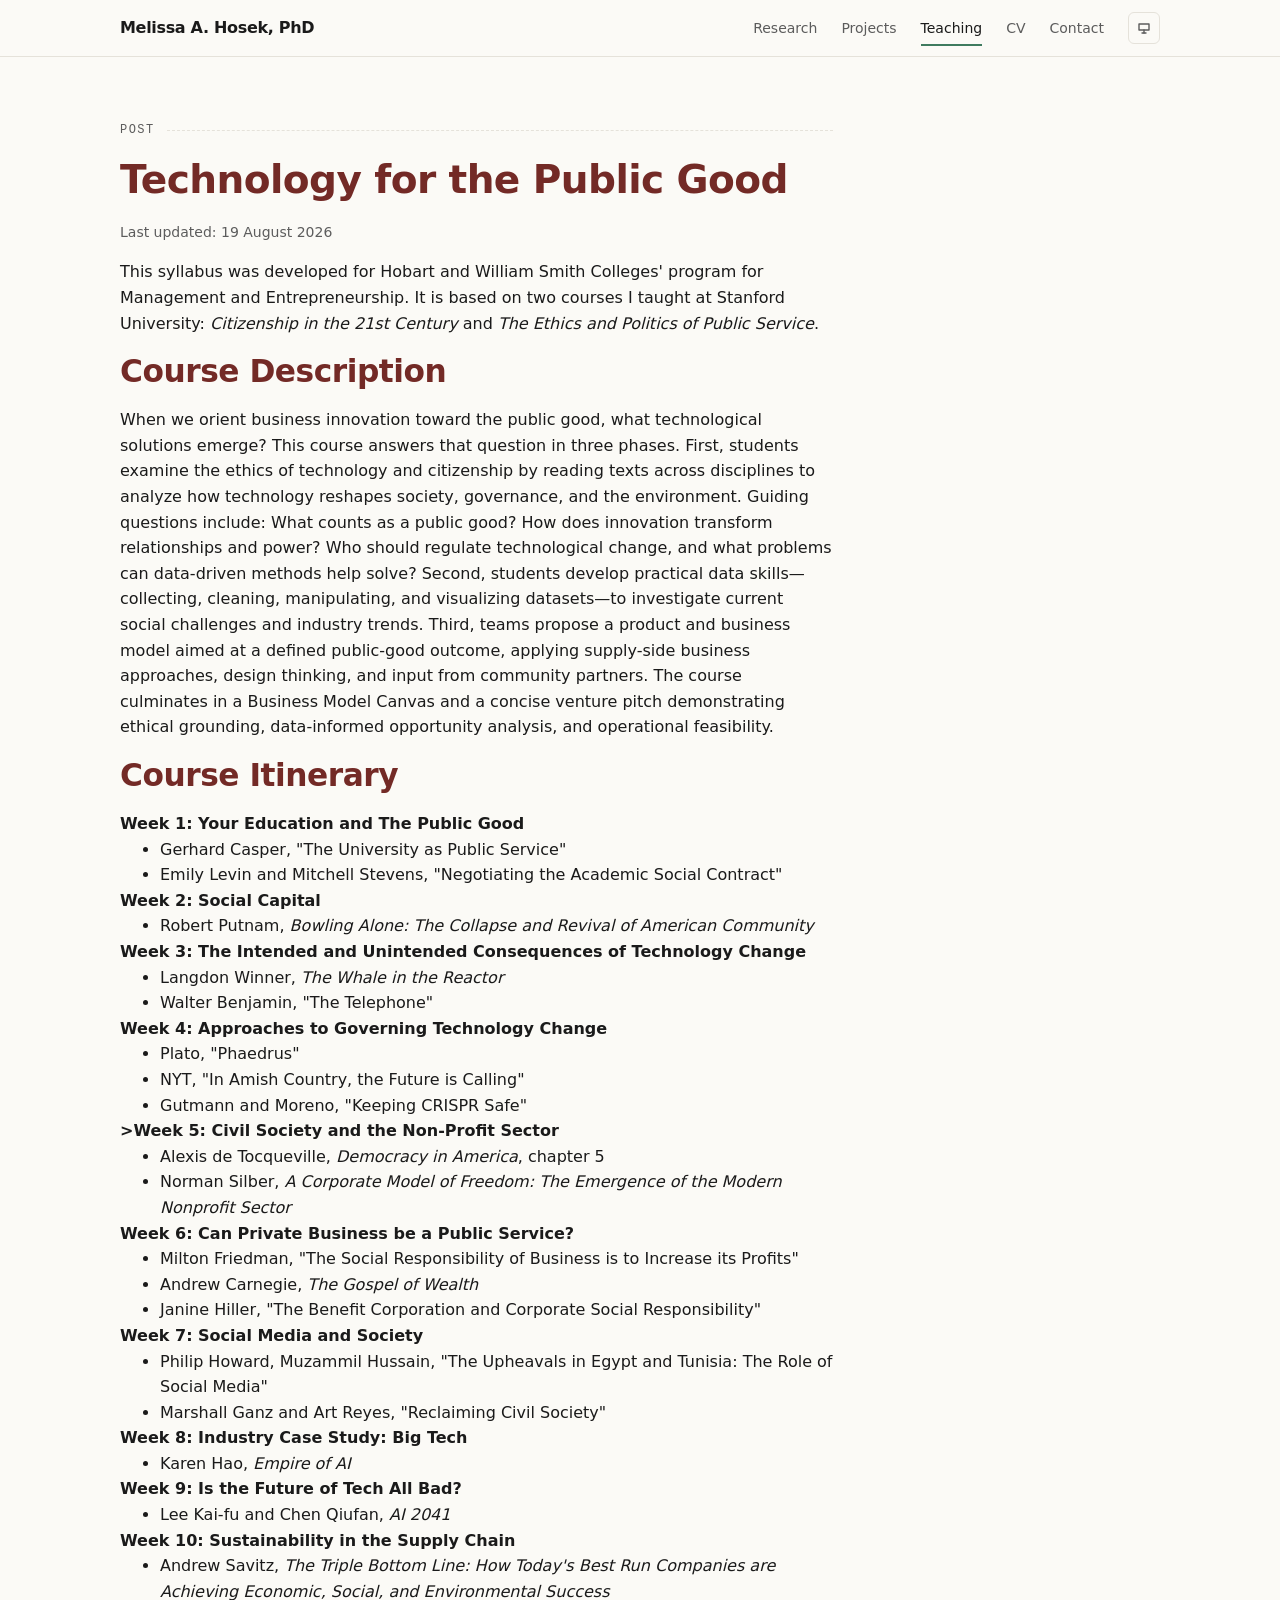
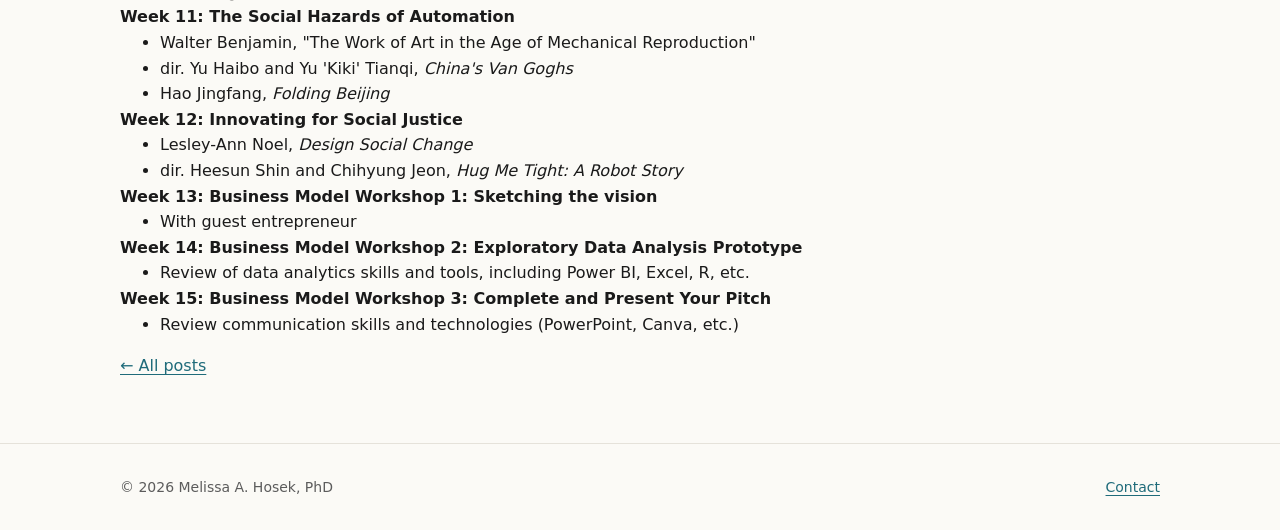
<file: content/posts/tech-for-the-public-good.html>
<!DOCTYPE html>
<html lang="en">
<head>
  <meta charset="utf-8">
  <meta name="viewport" content="width=device-width, initial-scale=1">
  <title>Technology for the Public Good — Syllabus</title>
  <meta name="description" content="Syllabus for 'Technology for the Public Good': ethics, data skills, and business models oriented to public outcomes.">
  <link rel="icon" href="../../assets/img/favicon.svg" type="image/svg+xml">
  <link rel="stylesheet" href="../../assets/css/tokens.css">
  <link rel="stylesheet" href="../../assets/css/themes.css">
  <link rel="stylesheet" href="../../assets/css/base.css">
  <link rel="stylesheet" href="../../assets/css/components.css">
  <script src="../../assets/js/theme.js" defer></script>
</head>
<body data-page="writing" data-root="../../">
  <a class="skip-link" href="#main">Skip to content</a>
  <header class="site-header" data-site-header></header>

  <noscript>
    <nav class="wrap" aria-label="Primary">
      <ul>
        <li><a href="../../research.html">Research</a></li>
        <li><a href="../../projects.html">Projects</a></li>
        <li><a href="../../writing.html">Writing</a></li>
        <li><a href="../../cv.html">CV</a></li>
        <li><a href="../../contact.html">Contact</a></li>
      </ul>
    </nav>
  </noscript>

  <main id="main" class="wrap" tabindex="-1">
    <article class="prose stack">
      <p class="section-label">Post</p>
      <h1>Technology for the Public Good</h1>
      <p class="entry-meta">Last updated:
        <time datetime="2026-08-19">19 August 2026</time> 
      </p>

      <p>This syllabus was developed for Hobart and William Smith
        Colleges' program for Management and Entrepreneurship. 
        It is based on two courses I taught at Stanford University: 
        <em>Citizenship in the 21st Century</em> and <em>The Ethics and
        Politics of Public Service</em>.</p>

      <h2>Course Description</h2>

      <p>When we orient business innovation toward the public good, 
        what technological solutions emerge? This course answers 
        that question in three phases. First, students examine the 
        ethics of technology and citizenship by reading texts across
        disciplines to analyze how technology reshapes society, 
        governance, and the environment. Guiding questions 
        include: What counts as a public good? How does innovation
        transform relationships and power? Who should regulate technological
        change, and what problems can data-driven methods help solve? 
        Second, students develop practical data skills—collecting, 
        cleaning, manipulating, and visualizing datasets—to investigate
        current social challenges and industry trends. Third, teams propose a
        product and business model aimed at a defined public-good outcome, 
        applying supply-side business approaches, design thinking, and input 
        from community partners. The course culminates in a Business Model Canvas 
        and a concise venture pitch demonstrating ethical grounding, 
        data-informed opportunity analysis, and operational feasibility.</p>

      <h2>Course Itinerary</h2>

      <section>
        <p><b>Week 1: Your Education and The Public Good</b></p>
        <ul>
          <li>Gerhard Casper, "The University as Public Service"</li>
          <li>Emily Levin and Mitchell Stevens, "Negotiating the Academic Social Contract"</li>
        </ul>

        <p><b>Week 2: Social Capital</b></p>
        <ul>
          <li>Robert Putnam, <em>Bowling Alone: The Collapse and Revival of American Community</em></li>
        </ul>

        <p><b>Week 3: The Intended and Unintended Consequences of Technology Change</b></p>
        <ul>
          <li>Langdon Winner, <em>The Whale in the Reactor</em></li>
          <li>Walter Benjamin, "The Telephone"</li>
        </ul>

        <p><b>Week 4: Approaches to Governing Technology Change</b></p>
        <ul>
          <li>Plato, "Phaedrus"</li>
          <li>NYT, "In Amish Country, the Future is Calling"</li>
          <li>Gutmann and Moreno, "Keeping CRISPR Safe"</li>
        </ul>

        <p><b>>Week 5: Civil Society and the Non-Profit Sector</b></p>
        <ul>
          <li>Alexis de Tocqueville, <em>Democracy in America</em>, chapter 5</li>
          <li>Norman Silber, <em>A Corporate Model of Freedom: The Emergence of the Modern Nonprofit Sector</em></li>
        </ul>

        <p><b>Week 6: Can Private Business be a Public Service?</b></p>
        <ul>
          <li>Milton Friedman, "The Social Responsibility of Business is to Increase its Profits"</li>
          <li>Andrew Carnegie, <em>The Gospel of Wealth</em></li>
          <li>Janine Hiller, "The Benefit Corporation and Corporate Social Responsibility"</li>
        </ul>

        <p><b>Week 7: Social Media and Society</b></p>
        <ul>
          <li>Philip Howard, Muzammil Hussain, "The Upheavals in Egypt and Tunisia: The Role of Social Media"</li>
          <li>Marshall Ganz and Art Reyes, "Reclaiming Civil Society"</li>
        </ul>

        <p><b>Week 8: Industry Case Study: Big Tech</b></p>
        <ul>
          <li>Karen Hao, <em>Empire of AI</em></li>
        </ul>

        <p><b>Week 9: Is the Future of Tech All Bad?</b></p>
        <ul>
          <li>Lee Kai-fu and Chen Qiufan, <em>AI 2041</em></li>
        </ul>

        <p><b>Week 10: Sustainability in the Supply Chain</b></p>
        <ul>
          <li>Andrew Savitz, <em>The Triple Bottom Line: How Today's Best Run Companies are Achieving Economic, Social, and Environmental Success</em></li>
        </ul>

        <p><b>Week 11: The Social Hazards of Automation</b></p>
        <ul>
          <li>Walter Benjamin, "The Work of Art in the Age of Mechanical Reproduction"</li>
          <li>dir. Yu Haibo and Yu 'Kiki' Tianqi, <em>China's Van Goghs</em></li>
          <li>Hao Jingfang, <em>Folding Beijing</em></li>
        </ul>

        <p><b>Week 12: Innovating for Social Justice</b></p>
        <ul>
          <li>Lesley-Ann Noel, <em>Design Social Change</em></li>
          <li>dir. Heesun Shin and Chihyung Jeon, <em>Hug Me Tight: A Robot Story</em></li>
        </ul>

        <p><b>Week 13: Business Model Workshop 1: Sketching the vision</b></p>
        <ul>
          <li>With guest entrepreneur</li>
        </ul>

        <p><b>Week 14: Business Model Workshop 2: Exploratory Data Analysis Prototype</b></p>
        <ul>
          <li>Review of data analytics skills and tools, including Power BI, Excel, R, etc.</li>
        </ul>

        <p><b>Week 15: Business Model Workshop 3: Complete and Present Your Pitch</b></p>
        <ul>
          <li>Review communication skills and technologies (PowerPoint, Canva, etc.)</li>
        </ul>
      </section>

      <p><a href="../../writing.html">&larr; All posts</a></p>
    </article>
  </main>

  <footer class="site-footer" data-site-footer></footer>

  <script src="../../assets/js/layout.js" defer></script>
</body>
</html>
</file>
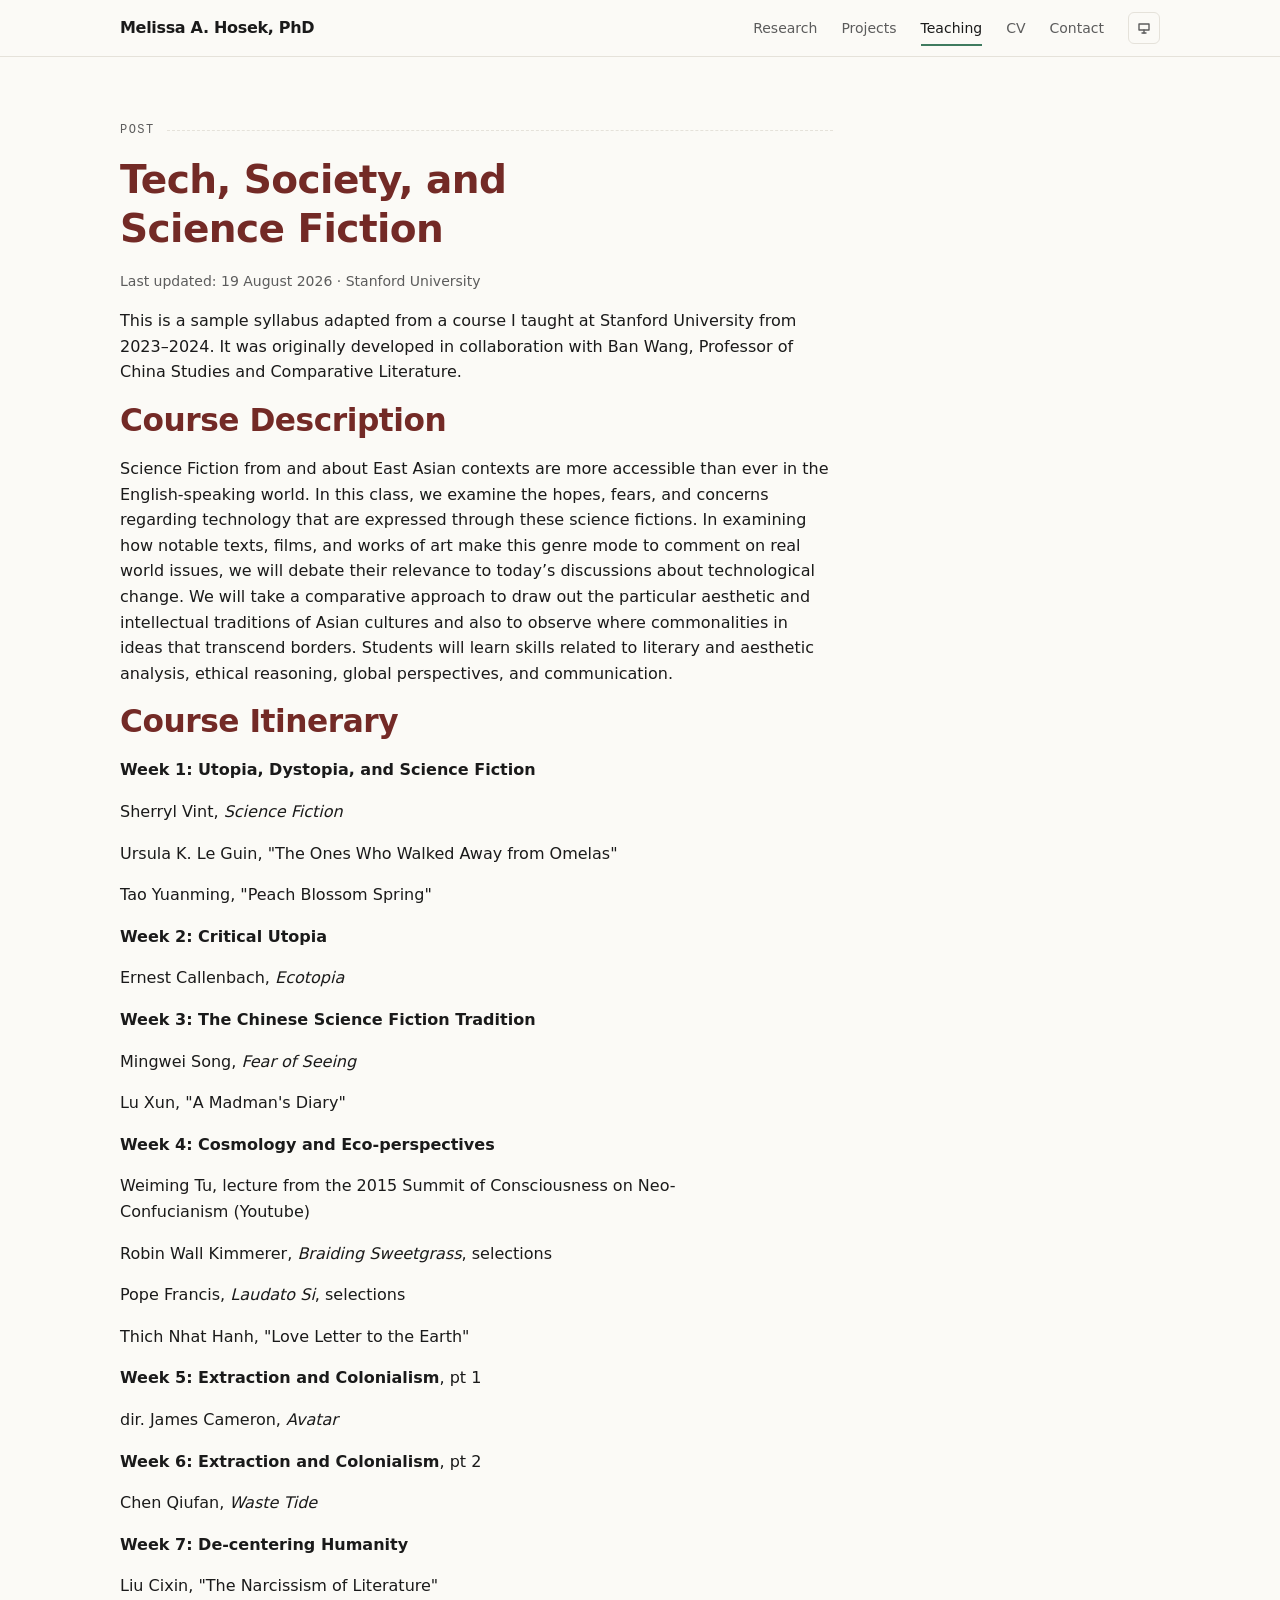
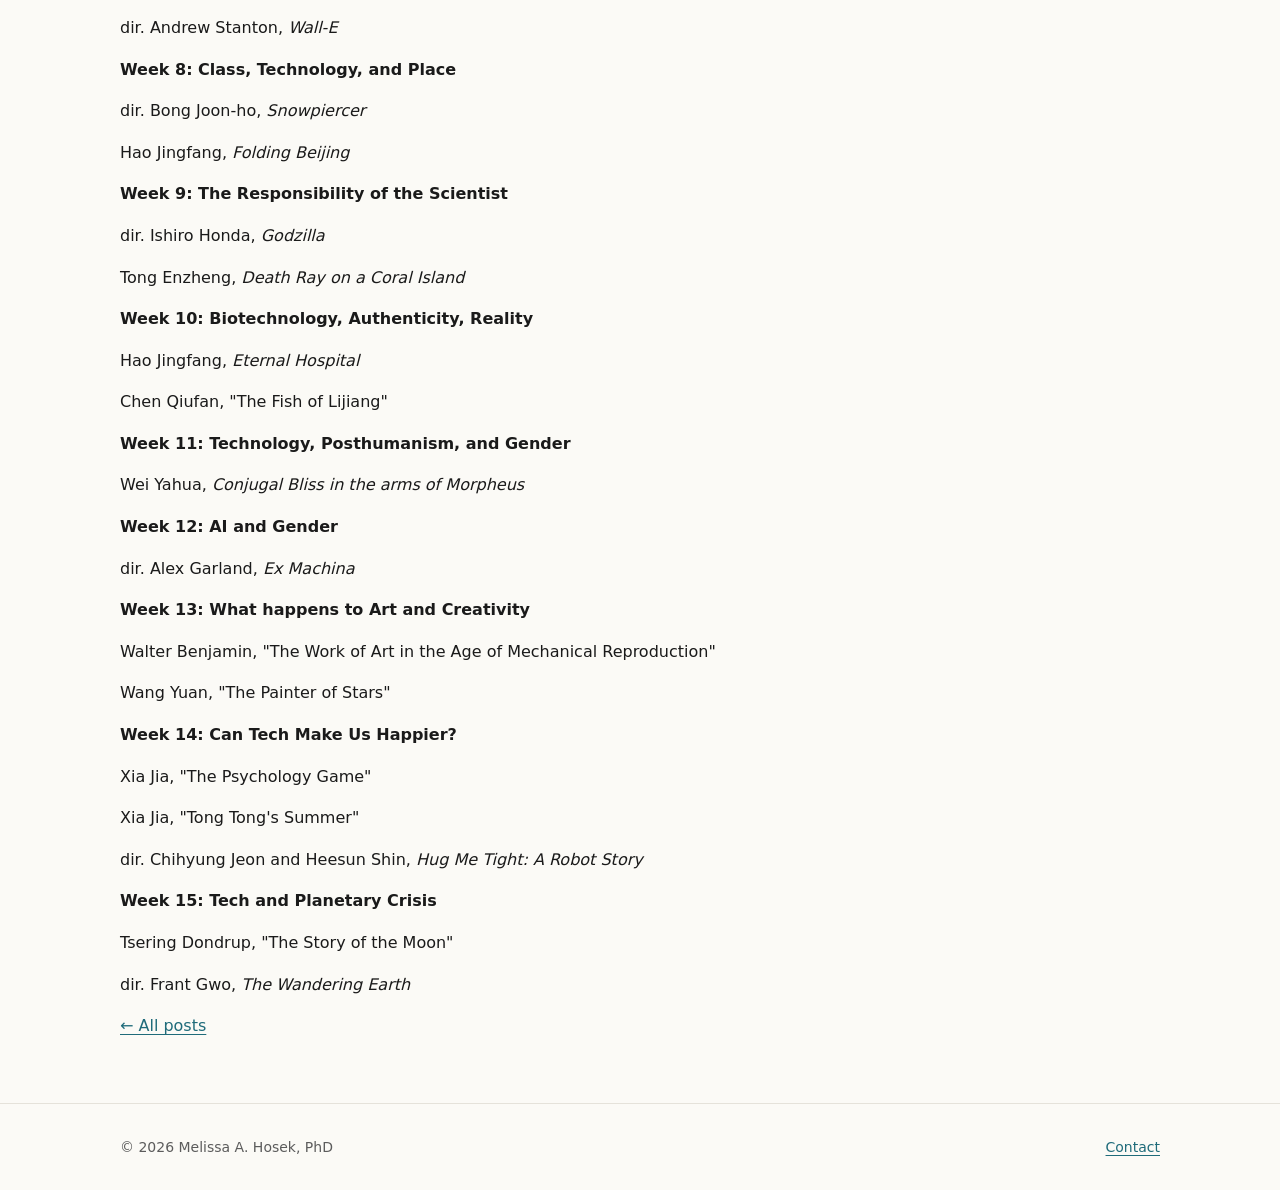
<file: content/posts/tech-society-and-sf.html>
<!DOCTYPE html>
<html lang="en">
<head>
  <meta charset="utf-8">
  <meta name="viewport" content="width=device-width, initial-scale=1">
  <title>Tech, Society, and SF</title>
  <meta name="description" content="A sample syllabus.">
  <link rel="icon" href="../../assets/img/favicon.svg" type="image/svg+xml">
  <link rel="stylesheet" href="../../assets/css/tokens.css">
  <link rel="stylesheet" href="../../assets/css/themes.css">
  <link rel="stylesheet" href="../../assets/css/base.css">
  <link rel="stylesheet" href="../../assets/css/components.css">
  <script src="../../assets/js/theme.js"></script>
</head>
<body data-page="writing" data-root="../../">
  <a class="skip-link" href="#main">Skip to content</a>
  <header class="site-header" data-site-header></header>

  <noscript>
    <nav class="wrap" aria-label="Primary">
      <ul>
        <li><a href="../../research.html">Research</a></li>
        <li><a href="../../projects.html">Projects</a></li>
        <li><a href="../../writing.html">Writing</a></li>
        <li><a href="../../cv.html">CV</a></li>
        <li><a href="../../contact.html">Contact</a></li>
      </ul>
    </nav>
  </noscript>

  <main id="main" class="wrap" tabindex="-1">
    <article class="prose stack">
      <p class="section-label">Post</p>
      <h1>Tech, Society, and Science Fiction</h1>
      <p class="entry-meta"> Last updated: 
        <time datetime="2026-08-07">19 August 2026</time> · Stanford University
      </p>

    <p>This is a sample syllabus adapted from a course I taught at Stanford
        University from 2023–2024. It was originally developed in collaboration
      with Ban Wang, Professor of China Studies and Comparative Literature.</p>

      <h2>Course Description</h2>
      
      <p>Science Fiction from and about East Asian contexts are more accessible
        than ever in the English-speaking world. In this class, we examine the
        hopes, fears, and concerns regarding technology that are expressed 
        through these science fictions. In examining how notable texts, films, and
        works of art make this genre mode to comment on real world issues, 
        we will debate their relevance to today’s discussions about technological
        change. We will take a comparative approach to draw out the particular
        aesthetic and intellectual traditions of Asian cultures and also to observe
        where commonalities in ideas that transcend borders. Students will learn 
        skills related to literary and aesthetic analysis, ethical reasoning, 
        global perspectives, and communication. </p>

      <h2>Course Itinerary</h2>

      <p><b>Week 1: Utopia, Dystopia, and Science Fiction</b></p>
      <p>Sherryl Vint, <em>Science Fiction</em></p>
      <p>Ursula K. Le Guin, "The Ones Who Walked Away from Omelas"</p>
      <p>Tao Yuanming, "Peach Blossom Spring"</p>

      <p><b>Week 2: Critical Utopia</b></p>
      <p>Ernest Callenbach, <em>Ecotopia</em></p>

      <p><b>Week 3: The Chinese Science Fiction Tradition </b></p>
      <p>Mingwei Song, <em>Fear of Seeing</em></p>
      <p>Lu Xun, "A Madman's Diary"</p>

      <p><b>Week 4: Cosmology and Eco-perspectives</b></p>
      <p>Weiming Tu, lecture from the 2015 Summit of 
        Consciousness on Neo-Confucianism (Youtube)</p>
      <p>Robin Wall Kimmerer, <em>Braiding Sweetgrass</em>, selections </p>
      <p>Pope Francis, <em>Laudato Si</em>, selections</p>
      <p>Thich Nhat Hanh, "Love Letter to the Earth"</p>
      

      <p><b>Week 5: Extraction and Colonialism</b>, pt 1</p>
      <p>dir. James Cameron, <em>Avatar</em></p>

      <p><b>Week 6: Extraction and Colonialism</b>, pt 2</p>
      <p>Chen Qiufan, <em>Waste Tide</em></p>

      <p><b>Week 7: De-centering Humanity </b></p>
      <p>Liu Cixin, "The Narcissism of Literature"</p>
      <p>dir. Andrew Stanton, <em>Wall-E</em></p>

      <p><b>Week 8: Class, Technology, and Place</b></p>
      <p>dir. Bong Joon-ho, <em>Snowpiercer</em></p>
      <p>Hao Jingfang, <em>Folding Beijing</em></p>

      <p><b>Week 9: The Responsibility of the Scientist</b></p>
      <p>dir. Ishiro Honda, <em>Godzilla</em></p>
      <p>Tong Enzheng, <em>Death Ray on a Coral Island</em></p>

      <p><b>Week 10: Biotechnology, Authenticity, Reality</b></p>
      <p>Hao Jingfang, <em>Eternal Hospital</em></p>
      <p>Chen Qiufan, "The Fish of Lijiang"</p>

      <p><b>Week 11: Technology, Posthumanism, and Gender</b></p>
      <p>Wei Yahua, <em>Conjugal Bliss in the arms of Morpheus</em></p>

      <p><b>Week 12: AI and Gender</b></p>
      <p>dir. Alex Garland, <em>Ex Machina</em></p>

      <p><b>Week 13: What happens to Art and Creativity</b></p>
      <p>Walter Benjamin, "The Work of Art in the Age of Mechanical Reproduction"</p>
      <p>Wang Yuan, "The Painter of Stars"</p>

      <p><b>Week 14: Can Tech Make Us Happier?</b></p>
      <p>Xia Jia, "The Psychology Game"</p>
      <p>Xia Jia, "Tong Tong's Summer"</p>
      <p>dir. Chihyung Jeon and Heesun Shin, <em>Hug Me Tight: A Robot Story</em></p>

      <p><b>Week 15: Tech and Planetary Crisis</b></p>
      <p>Tsering Dondrup, "The Story of the Moon"</p>
      <p>dir. Frant Gwo, <em>The Wandering Earth</em></p>

      
        

      <p><a href="../../writing.html">&larr; All posts</a></p>
    </article>
  </main>

  <footer class="site-footer" data-site-footer></footer>

  <script src="../../assets/js/layout.js" defer></script>
</body>
</html>
</file>
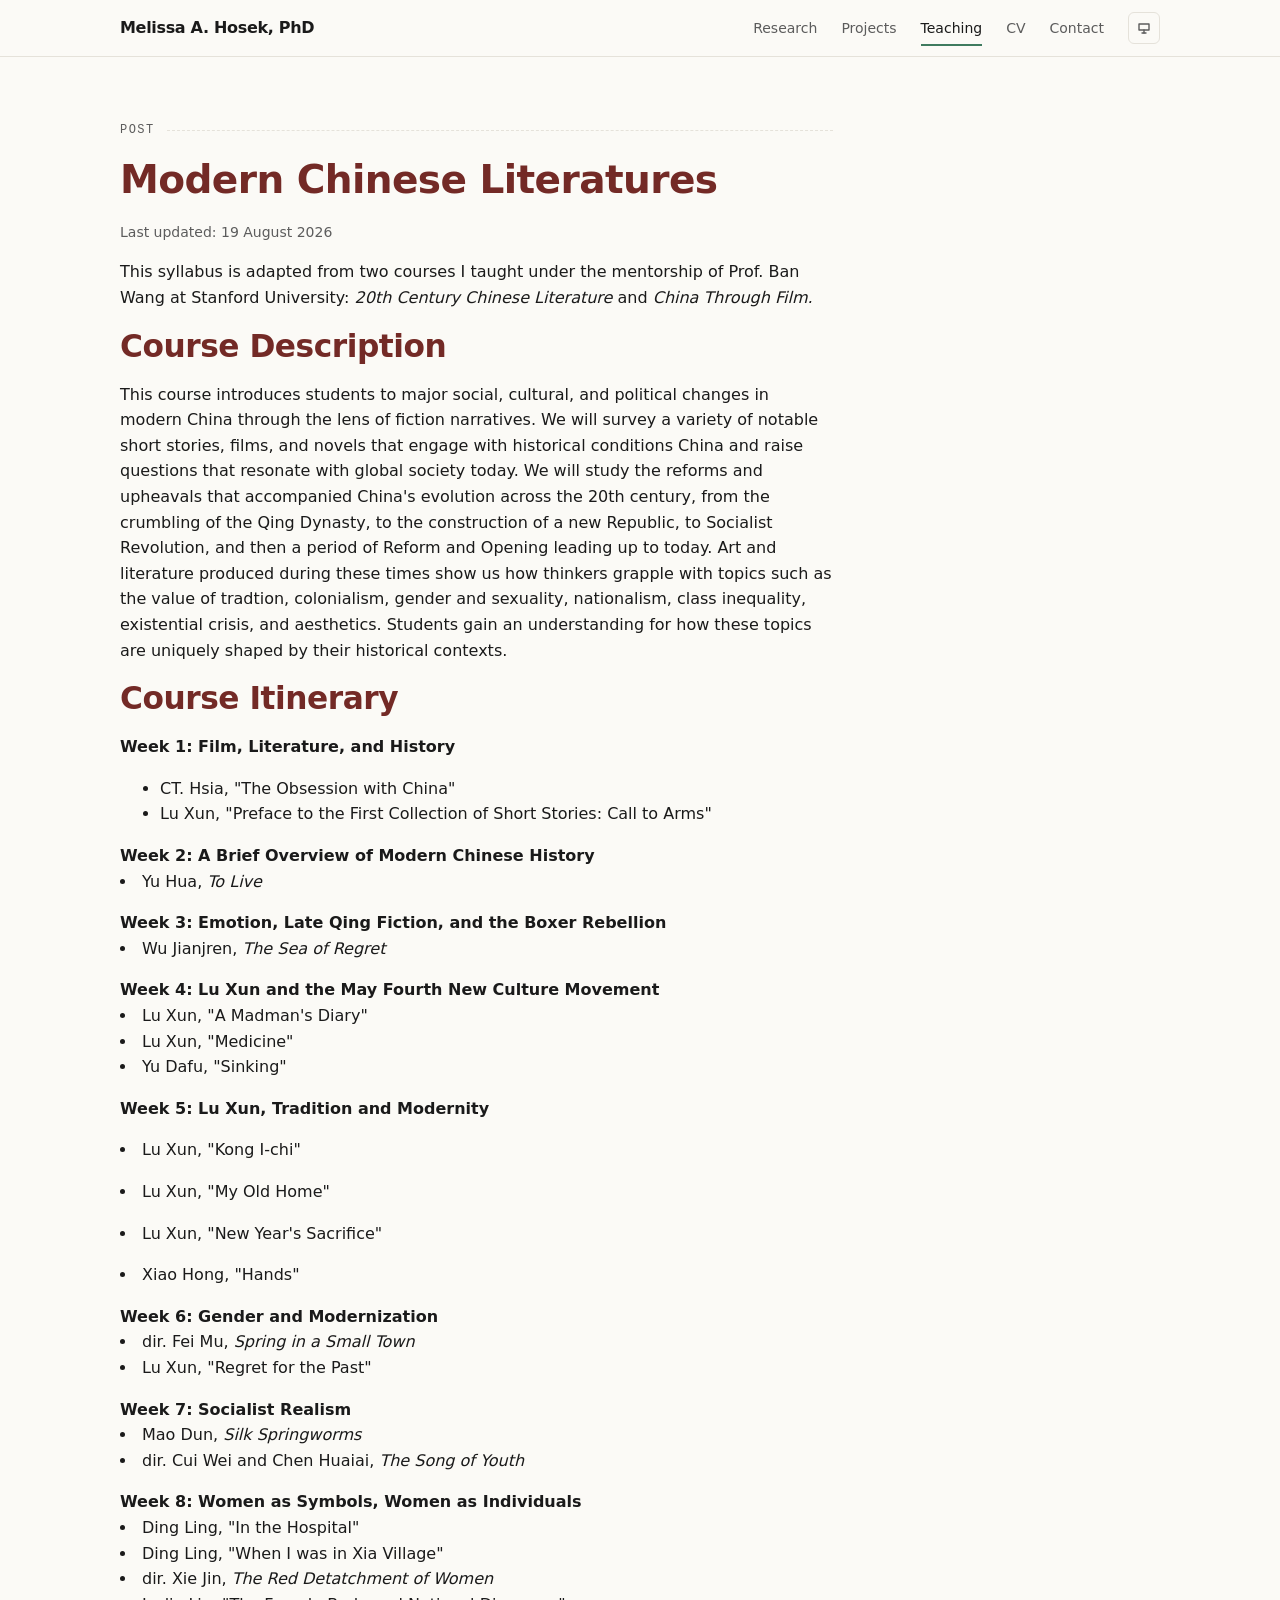
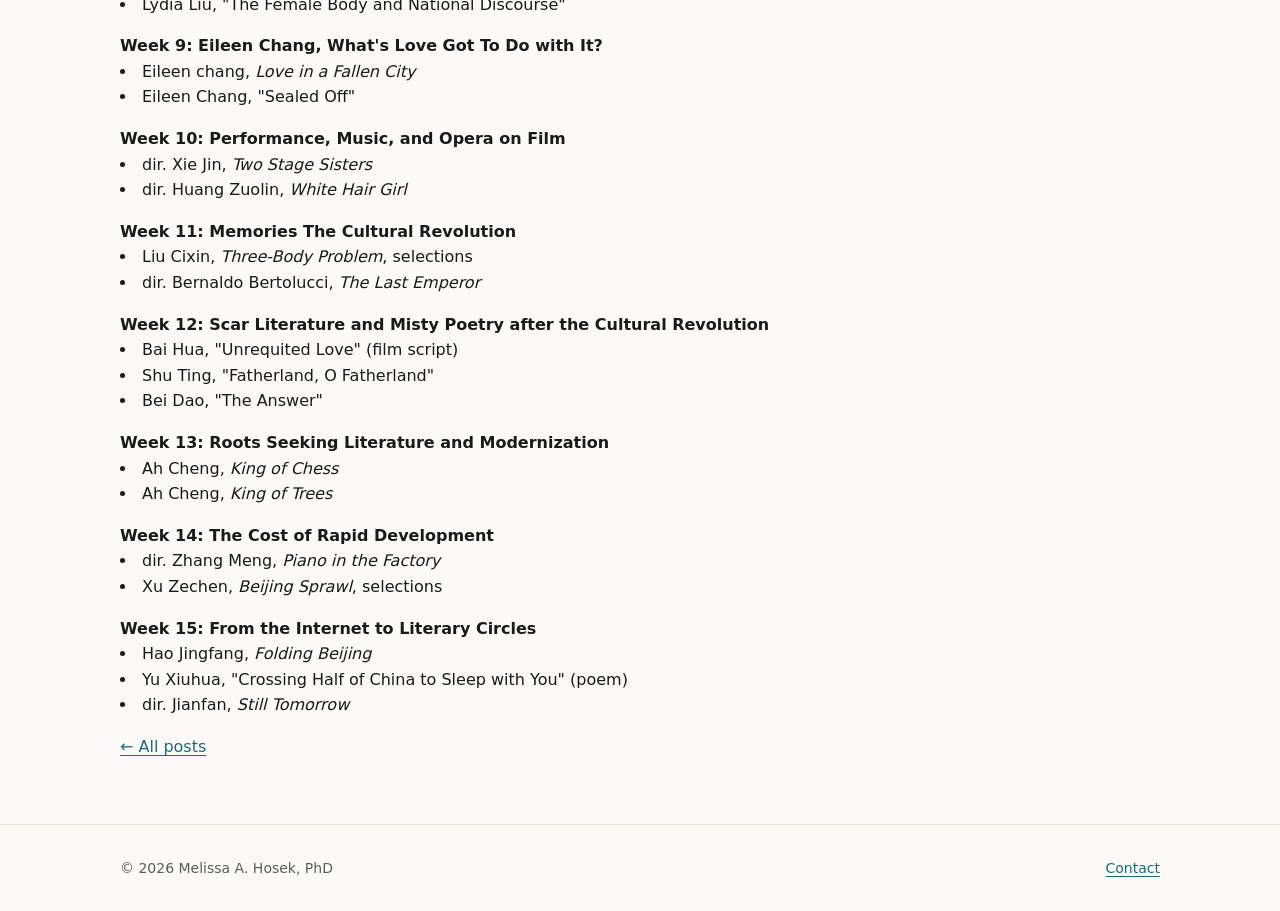
<file: content/posts/template4.html>
<!DOCTYPE html>
<html lang="en">
<head>
  <meta charset="utf-8">
  <meta name="viewport" content="width=device-width, initial-scale=1">
  <title>Modern Chinese Literatures</title>
  <meta name="modern chinese literature" content="A sample syllabus.">
  <link rel="icon" href="../../assets/img/favicon.svg" type="image/svg+xml">
  <link rel="stylesheet" href="../../assets/css/tokens.css">
  <link rel="stylesheet" href="../../assets/css/themes.css">
  <link rel="stylesheet" href="../../assets/css/base.css">
  <link rel="stylesheet" href="../../assets/css/components.css">
  <script src="../../assets/js/theme.js"></script>
</head>
<body data-page="writing" data-root="../../">
  <a class="skip-link" href="#main">Skip to content</a>
  <header class="site-header" data-site-header></header>

  <noscript>
    <nav class="wrap" aria-label="Primary">
      <ul>
        <li><a href="../../research.html">Research</a></li>
        <li><a href="../../projects.html">Projects</a></li>
        <li><a href="../../writing.html">Writing</a></li>
        <li><a href="../../cv.html">CV</a></li>
        <li><a href="../../contact.html">Contact</a></li>
      </ul>
    </nav>
  </noscript>

  <main id="main" class="wrap" tabindex="-1">
    <article class="prose stack">
      <p class="section-label">Post</p>
      <h1>Modern Chinese Literatures</h1>
      <p class="entry-meta"> Last updated:
        <time datetime="2026-08-19">19 August 2026</time> 
      </p>

      <p>This syllabus is adapted from two courses I taught under the mentorship
        of Prof. Ban Wang at Stanford University: <em>20th Century Chinese Literature</em>
        and <em>China Through Film.</em></p>

      <h2>Course Description</h2>

      <p>This course introduces students to major social,
        cultural, and political changes in modern China through
        the lens of fiction narratives. We will survey a variety
        of notable short stories, films, and novels that engage with
        historical conditions China and raise questions that resonate
        with global society today. We will study the reforms and upheavals that
        accompanied China's evolution across the 20th century, from the crumbling 
        of the Qing Dynasty, to the construction of a new Republic, 
        to Socialist Revolution, and then a period of Reform and Opening 
        leading up to today. Art and literature produced during these times 
        show us how thinkers grapple with topics such as the value of tradtion,
        colonialism, gender and sexuality, nationalism, class inequality,
        existential crisis, and aesthetics. Students gain an understanding for how 
        these topics are uniquely shaped by their historical contexts. 
      </p>

      <h2>Course Itinerary</h2>

      <p><b>Week 1: Film, Literature, and History</b></p>
      <ul>
        <li>CT. Hsia, "The Obsession with China"</li>
        <li>Lu Xun, "Preface to the First Collection of Short
        Stories: Call to Arms"</li>
      </ul>

      <p><b>Week 2: A Brief Overview of Modern Chinese History</b></p>
      <ui>
        <li>Yu Hua, <em>To Live</em></li>
      </ui>

      <p><b>Week 3: Emotion, Late Qing Fiction, and the Boxer Rebellion</b></p>
      <ui>
        <li>Wu Jianjren, <em>The Sea of Regret</em></li>
      </ui>

      <p><b>Week 4: Lu Xun and the May Fourth New Culture Movement</b></p>
        <ui>
          <li>Lu Xun, "A Madman's Diary"</li>
          <li>Lu Xun, "Medicine"</li>
          <li>Yu Dafu, "Sinking"</li>
        </ui>

      <p><b>Week 5: Lu Xun, Tradition and Modernity </b>
        <ui>
          <li>Lu Xun, "Kong I-chi"</li>
          <li>Lu Xun, "My Old Home"</li>
          <li>Lu Xun, "New Year's Sacrifice"</li>
          <li>Xiao Hong, "Hands"</li>
        </ui>

      <p><b>Week 6: Gender and Modernization</b></p>
      <ui>
        <li>dir. Fei Mu, <em>Spring in a Small Town</em></li>
        <li>Lu Xun, "Regret for the Past"</li>
      </ui>

      <p><b>Week 7: Socialist Realism</b></p>
      <ui>
        <li>Mao Dun, <em>Silk Springworms</em></li>
        <li>dir. Cui Wei and Chen Huaiai, <em>The Song of Youth</em></li>
      </ui>

      <p><b>Week 8: Women as Symbols, Women as Individuals</b></p>
      <ui>
        <li>Ding Ling, "In the Hospital"</li>
        <li>Ding Ling, "When I was in Xia Village"</li>
        <li>dir. Xie Jin, <em>The Red Detatchment of Women</em></li>
        <li>Lydia Liu, "The Female Body and National Discourse"</li>
      </ui>

      <p><b>Week 9: Eileen Chang, What's Love Got To Do with It?</b></p>
      <ui>
        <li>Eileen chang, <em>Love in a Fallen City</em></li>
        <li>Eileen Chang, "Sealed Off"</li>
      </ui>

      <p><b>Week 10: Performance, Music, and Opera on Film</b></p>
      <ui>
        <li>dir. Xie Jin, <em>Two Stage Sisters</em></li>
        <li>dir. Huang Zuolin, <em> White Hair Girl</em></li>
      </ui>

      <p><b>Week 11: Memories The Cultural Revolution</b></p>
      <ui>
        <li>Liu Cixin, <em>Three-Body Problem</em>, selections</li>
        <li>dir. Bernaldo Bertolucci, <em>The Last Emperor</em></li>
      </ui>

      <p><b>Week 12: Scar Literature and Misty Poetry after the Cultural Revolution</b></p>
      <ui>
        <li>Bai Hua, "Unrequited Love" (film script)</li>
        <li>Shu Ting, "Fatherland, O Fatherland"</li>
        <li>Bei Dao, "The Answer"</li>
      </ui>

      <p><b>Week 13: Roots Seeking Literature and Modernization</b></p>
      <ui>
        <li>Ah Cheng, <em>King of Chess</em></li>
        <li>Ah Cheng, <em>King of Trees</em></li>
      </ui>

      <p><b>Week 14: The Cost of Rapid Development</b></p>
        <ui>
          <li>dir. Zhang Meng, <em>Piano in the Factory</em></li>
          <li>Xu Zechen, <em>Beijing Sprawl</em>, selections</li>
        </ui>

      <p><b>Week 15: From the Internet to Literary Circles</b></p>
      <ui>
        <li>Hao Jingfang, <em>Folding Beijing</em></li>
        <li>Yu Xiuhua, "Crossing Half of China to Sleep with You" (poem)</li>
        <li>dir. Jianfan, <em>Still Tomorrow</em></li>
      </ui>
      
      
      <p><a href="../../writing.html">&larr; All posts</a></p>
    </article>
  </main>

  <footer class="site-footer" data-site-footer></footer>

  <script src="../../assets/js/layout.js" defer></script>
</body>
</html>
</file>
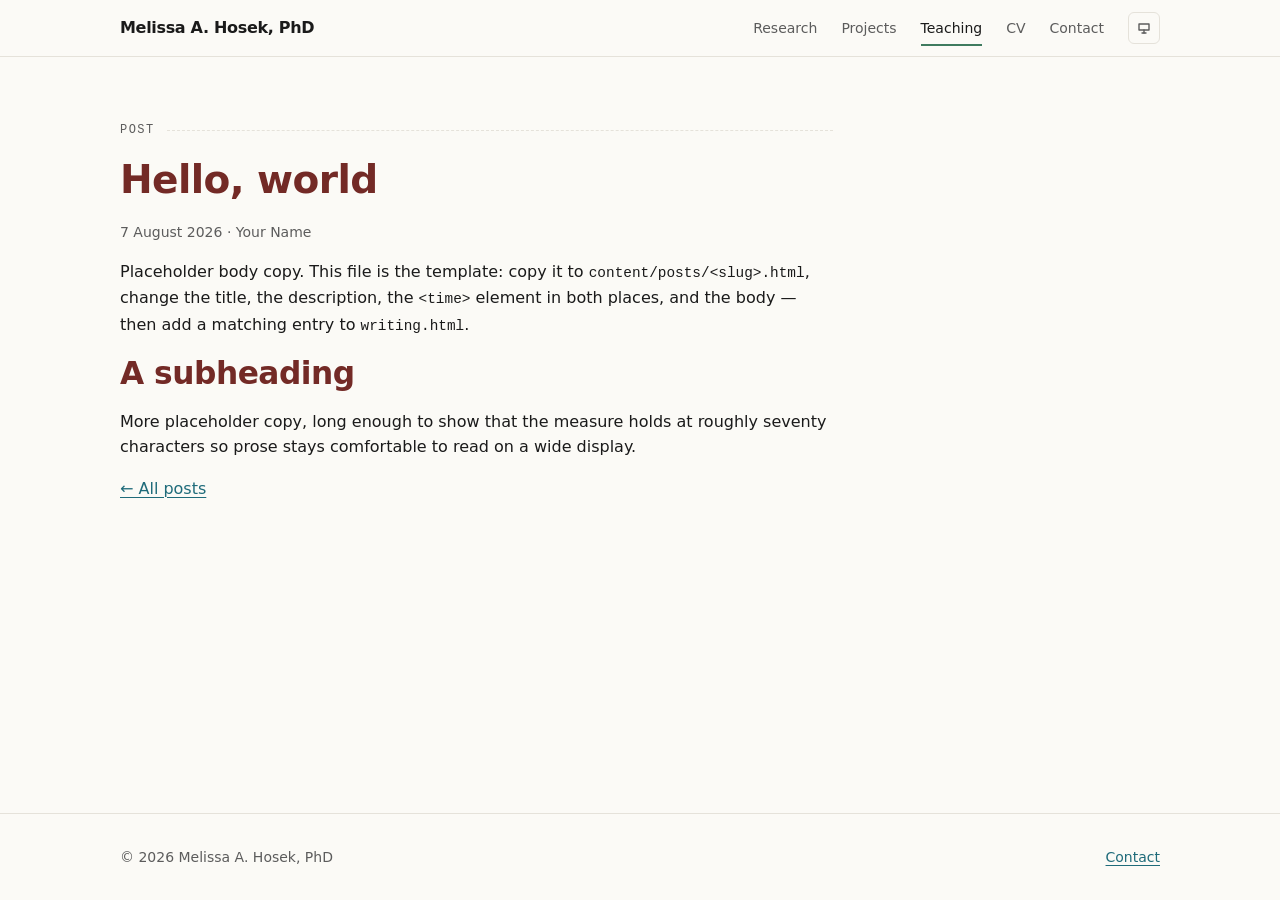
<file: content/posts/template6.html>
<!DOCTYPE html>
<html lang="en">
<head>
  <meta charset="utf-8">
  <meta name="viewport" content="width=device-width, initial-scale=1">
  <title>Hello, world — Your Name</title>
  <meta name="description" content="A first placeholder post, and a template for the ones that follow.">
  <link rel="icon" href="../../assets/img/favicon.svg" type="image/svg+xml">
  <link rel="stylesheet" href="../../assets/css/tokens.css">
  <link rel="stylesheet" href="../../assets/css/themes.css">
  <link rel="stylesheet" href="../../assets/css/base.css">
  <link rel="stylesheet" href="../../assets/css/components.css">
  <script src="../../assets/js/theme.js"></script>
</head>
<body data-page="writing" data-root="../../">
  <a class="skip-link" href="#main">Skip to content</a>
  <header class="site-header" data-site-header></header>

  <noscript>
    <nav class="wrap" aria-label="Primary">
      <ul>
        <li><a href="../../research.html">Research</a></li>
        <li><a href="../../projects.html">Projects</a></li>
        <li><a href="../../writing.html">Writing</a></li>
        <li><a href="../../cv.html">CV</a></li>
        <li><a href="../../contact.html">Contact</a></li>
      </ul>
    </nav>
  </noscript>

  <main id="main" class="wrap" tabindex="-1">
    <article class="prose stack">
      <p class="section-label">Post</p>
      <h1>Hello, world</h1>
      <p class="entry-meta">
        <time datetime="2026-08-07">7 August 2026</time> · Your Name
      </p>

      <p>Placeholder body copy. This file is the template: copy it to
      <code>content/posts/&lt;slug&gt;.html</code>, change the title, the
      description, the <code>&lt;time&gt;</code> element in both places, and the
      body — then add a matching entry to <code>writing.html</code>.</p>

      <h2>A subheading</h2>

      <p>More placeholder copy, long enough to show that the measure holds at
      roughly seventy characters so prose stays comfortable to read on a wide
      display.</p>

      <p><a href="../../writing.html">&larr; All posts</a></p>
    </article>
  </main>

  <footer class="site-footer" data-site-footer></footer>

  <script src="../../assets/js/layout.js" defer></script>
</body>
</html>
</file>
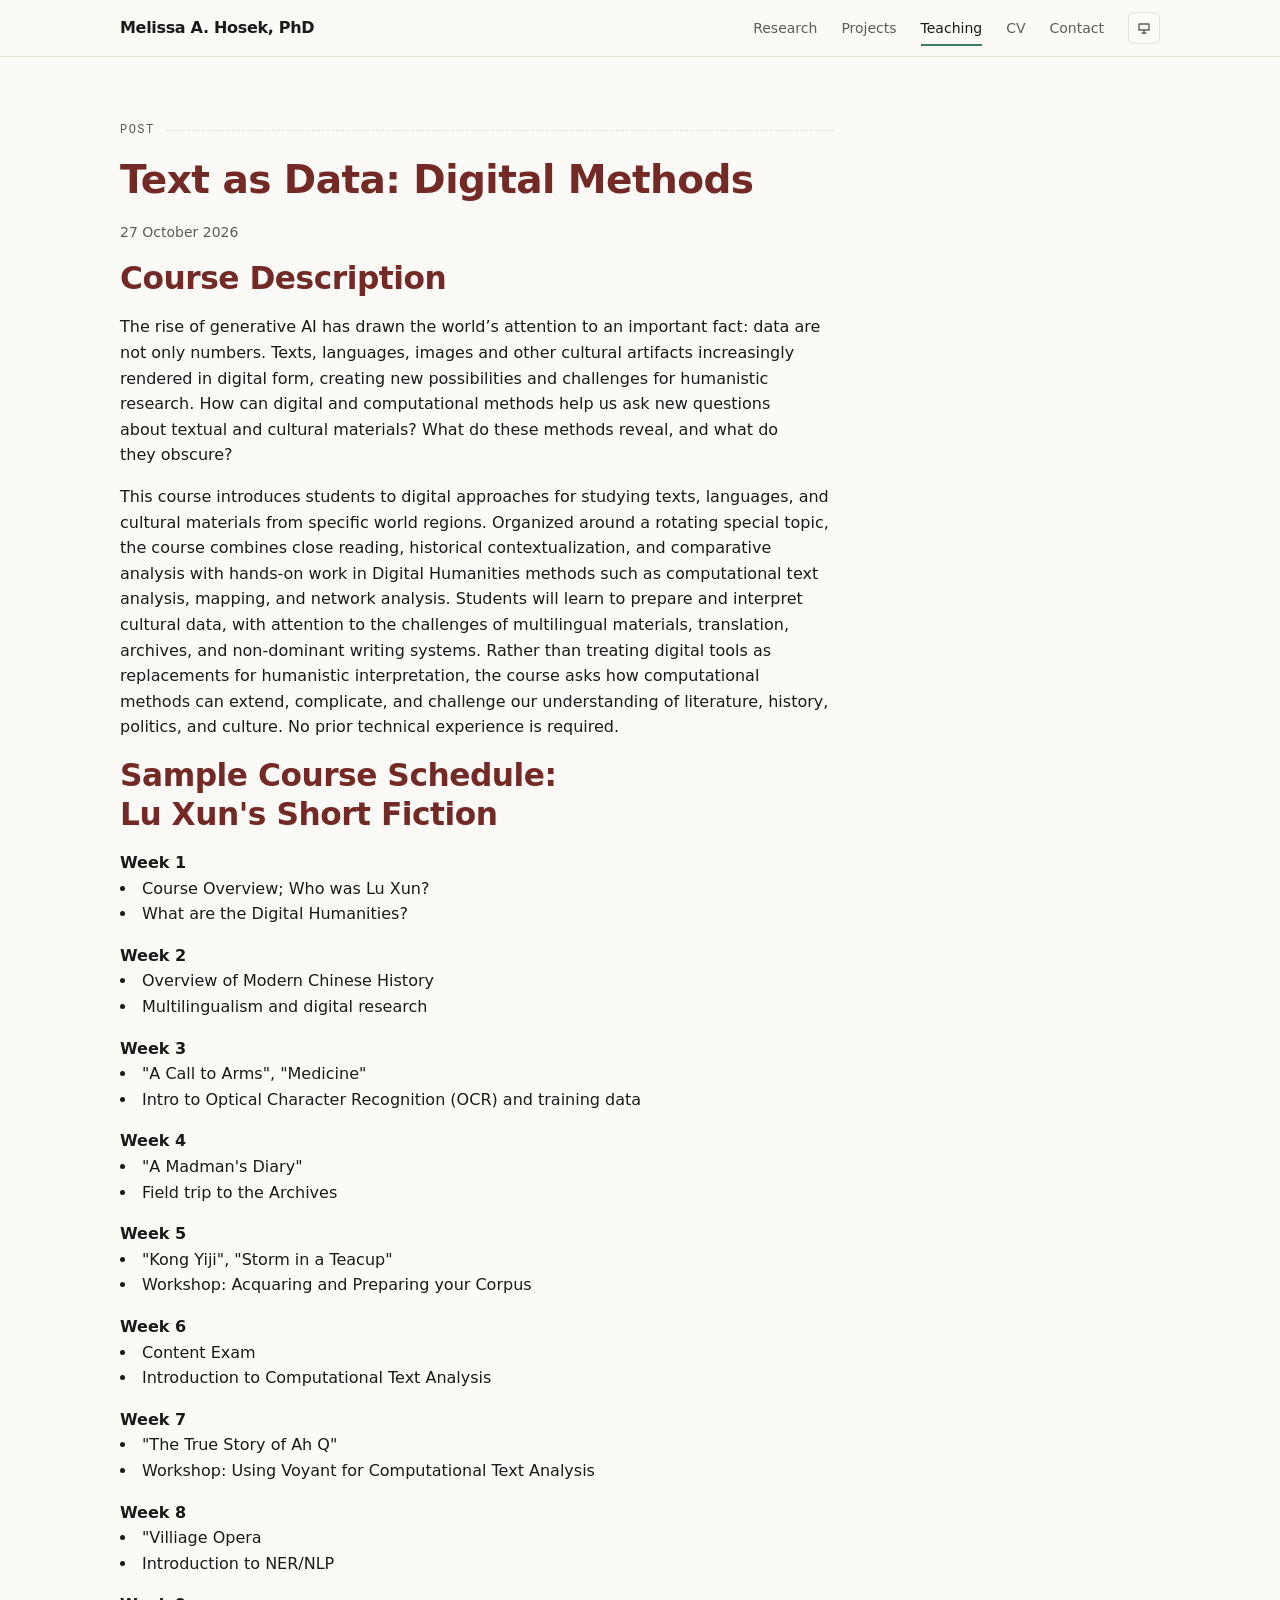
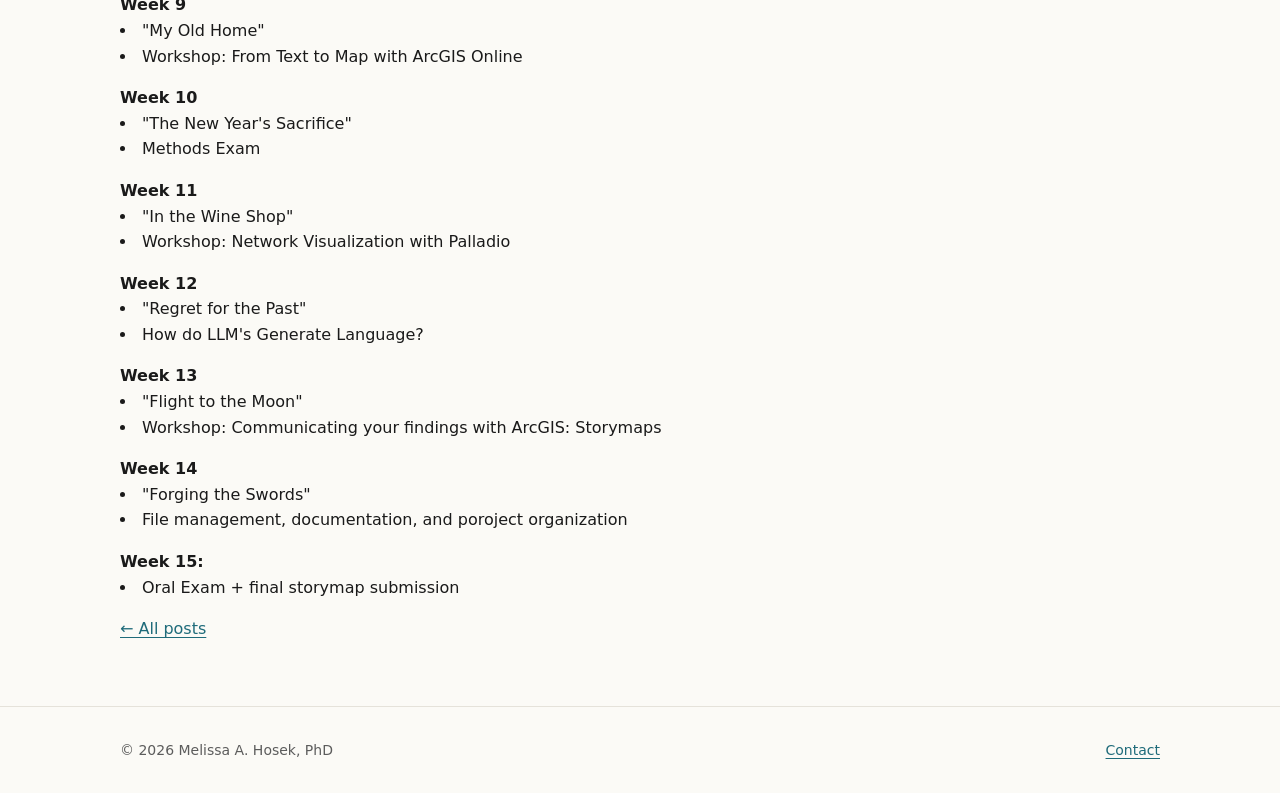
<file: content/posts/textasdata.html>
<!DOCTYPE html>
<html lang="en">
<head>
  <meta charset="utf-8">
  <meta name="viewport" content="width=device-width, initial-scale=1">
  <title>Text as Data: Digital Methods</title>
  <meta name="description" content="An area studies special topics course comparing traditional and digital humanities methods.">
  <link rel="icon" href="../../assets/img/favicon.svg" type="image/svg+xml">
  <link rel="stylesheet" href="../../assets/css/tokens.css">
  <link rel="stylesheet" href="../../assets/css/themes.css">
  <link rel="stylesheet" href="../../assets/css/base.css">
  <link rel="stylesheet" href="../../assets/css/components.css">
  <script src="../../assets/js/theme.js"></script>
</head>
<body data-page="writing" data-root="../../">
  <a class="skip-link" href="#main">Skip to content</a>
  <header class="site-header" data-site-header></header>

  <noscript>
    <nav class="wrap" aria-label="Primary">
      <ul>
        <li><a href="../../research.html">Research</a></li>
        <li><a href="../../projects.html">Projects</a></li>
        <li><a href="../../writing.html">Writing</a></li>
        <li><a href="../../cv.html">CV</a></li>
        <li><a href="../../contact.html">Contact</a></li>
      </ul>
    </nav>
  </noscript>

  <main id="main" class="wrap" tabindex="-1">
    <article class="prose stack">
      <p class="section-label">Post</p>
      <h1>Text as Data: Digital Methods</h1>
      <p class="entry-meta">
        <time datetime="2026-10-27">27 October 2026</time> 
      </p>

      <h2>Course Description</h2>

      <p>The rise of generative AI has drawn the world’s attention to an important fact: data are
        not only numbers. Texts, languages, images and other cultural artifacts increasingly rendered 
        in digital form, creating new possibilities and challenges for humanistic research. How can
        digital and computational methods help us ask new questions about textual and cultural materials?
        What do these methods reveal, and what do they obscure?</p>
      
      <p>This course introduces students to digital approaches for studying texts, languages, and cultural 
        materials from specific world regions. Organized around a rotating special topic, the course combines
        close reading, historical contextualization, and comparative analysis with hands-on work in Digital 
        Humanities methods such as computational text analysis, mapping, and network analysis. Students will
        learn to prepare and interpret cultural data, with attention to the challenges of multilingual
        materials, translation, archives, and non-dominant writing systems. Rather than treating digital 
        tools as replacements for humanistic interpretation, the course asks how computational methods can
        extend, complicate, and challenge our understanding of literature, history, politics, and culture.
        No prior technical experience is required. </p>

      <h2>Sample Course Schedule: Lu Xun's Short Fiction</h2>

      <p><b>Week 1</b></p>
        <ui>
          <li>Course Overview; Who was Lu Xun?</li>
          <li>What are the Digital Humanities?</li>
        </ui>

      <p><b>Week 2</b></p>
        <ui>
          <li>Overview of Modern Chinese History</li>
          <li>Multilingualism and digital research</li>
        </ui>
      

      <p><b>Week 3</b></p>
        <ui>
          <li>"A Call to Arms", "Medicine"</li>
          <li>Intro to Optical Character Recognition (OCR) and training data</li>
        </ui>
    

      <p><b>Week 4</b></p>
        <ui>
          <li>"A Madman's Diary"</li>
          <li>Field trip to the Archives</li>
        </ui>
    

      <p><b>Week 5</b></p>
        <ui>
          <li>"Kong Yiji", "Storm in a Teacup"</li>
          <li>Workshop: Acquaring and Preparing your Corpus</li>
        </ui>

      <p><b>Week 6</b></p>
        <ui>
          <li>Content Exam</li>
          <li>Introduction to Computational Text Analysis</li>
        </ui>

      <p><b>Week 7</b></p>
        <ui>
          <li>"The True Story of Ah Q"</li>
          <li>Workshop: Using Voyant for Computational Text Analysis</li>
        </ui>

      <p><b>Week 8</b></p>
        <ui>
          <li>"Villiage Opera</li>
          <li>Introduction to NER/NLP</li>
        </ui>

      <p><b>Week 9</b></p>
        <ui>
          <li>"My Old Home"</li>
          <li>Workshop: From Text to Map with ArcGIS Online</li>
        </ui>

      <p><b>Week 10</b></p>
        <ui>
          <li>"The New Year's Sacrifice"</li>
          <li>Methods Exam</li>
        </ui>
     
      <p><b>Week 11</b></p>
        <ui>
          <li>"In the Wine Shop"</li>
          <li>Workshop: Network Visualization with Palladio</li>
        </ui>

      <p><b>Week 12</b></p>
        <ui>
          <li>"Regret for the Past"</li>
          <li>How do LLM's Generate Language?</li>
        </ui>

      <p><b>Week 13</b></p>
        <ui>
          <li>"Flight to the Moon"</li>
          <li>Workshop: Communicating your findings with ArcGIS: Storymaps</li>
        </ui>
      
      <p><b>Week 14</b></p>
        <ui>
          <li>"Forging the Swords"</li>
          <li>File management, documentation, and poroject organization</li>
        </ui>
          
      <p><b>Week 15:</b></p>
        <ui>
          <li>Oral Exam + final storymap submission</li>
        </ui>
     
      

      <p><a href="../../writing.html">&larr; All posts</a></p>
    </article>
  </main>

  <footer class="site-footer" data-site-footer></footer>

  <script src="../../assets/js/layout.js" defer></script>
</body>
</html>
</file>
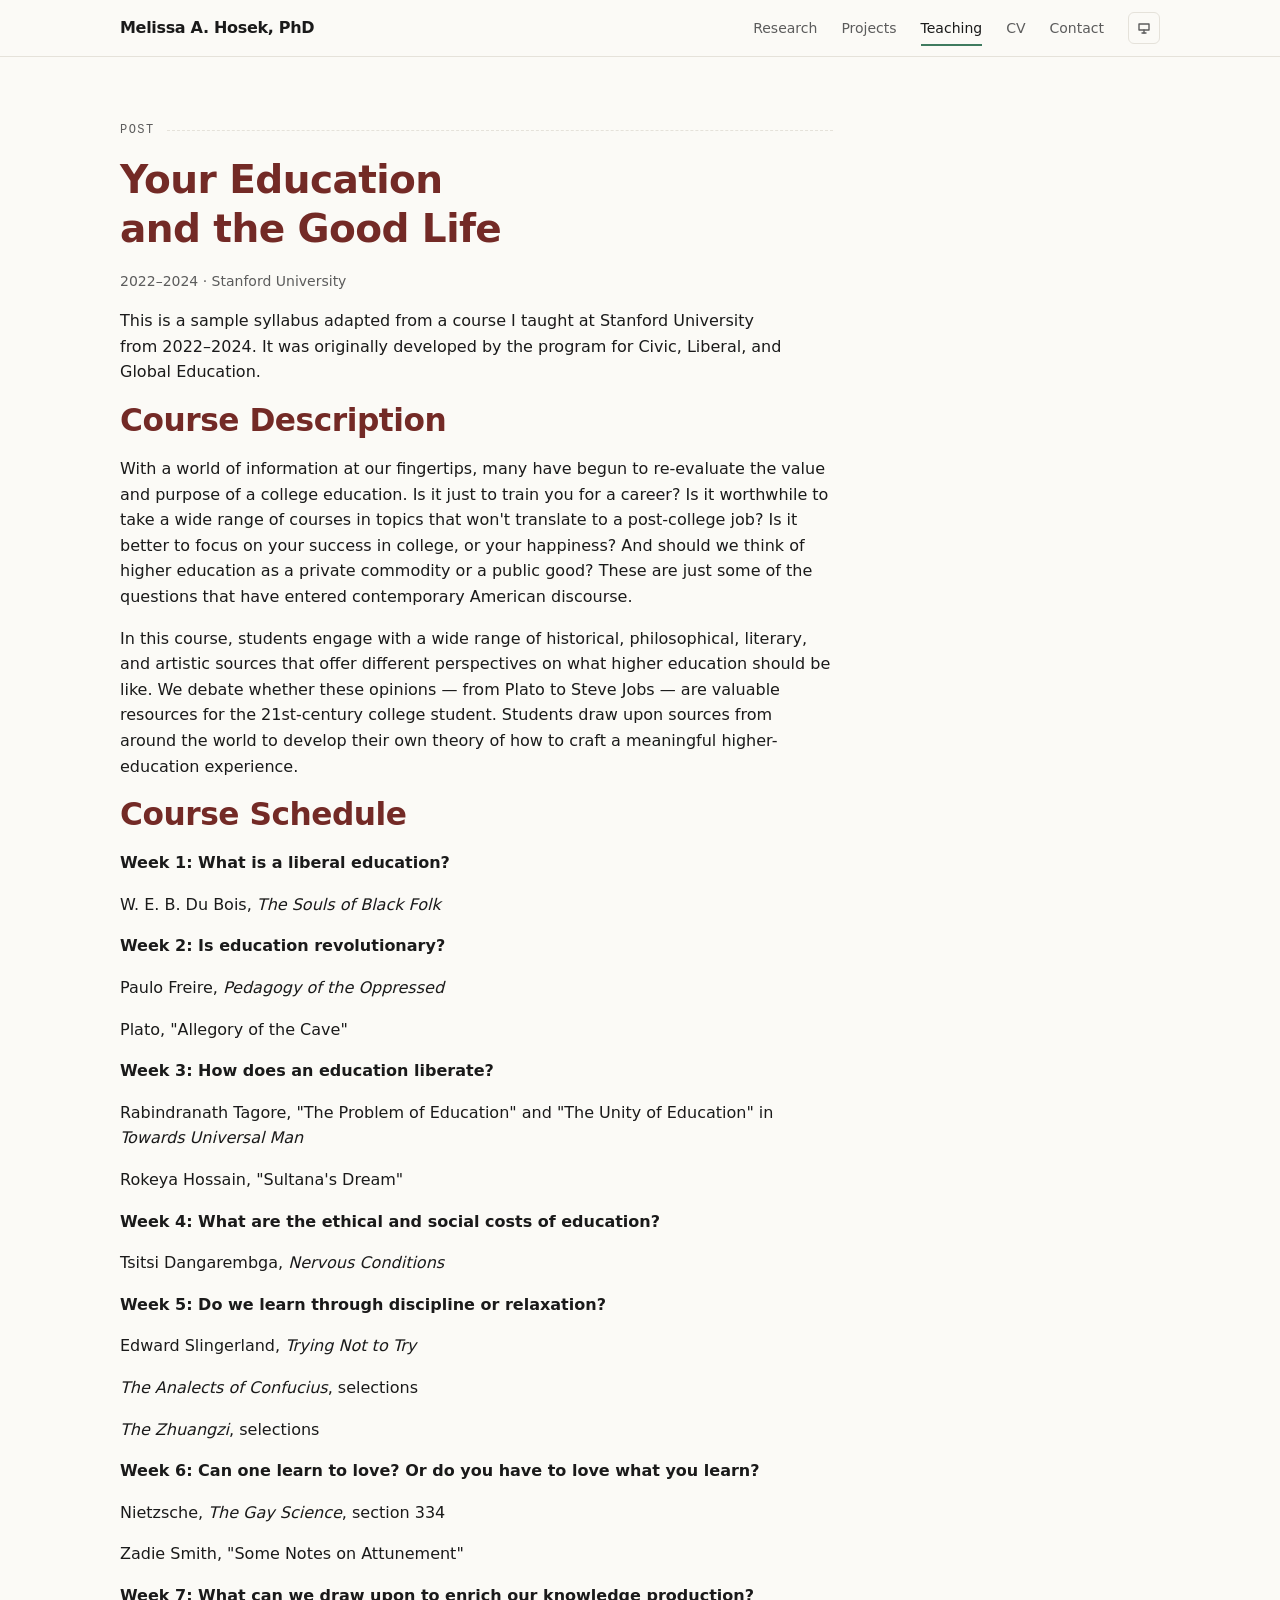
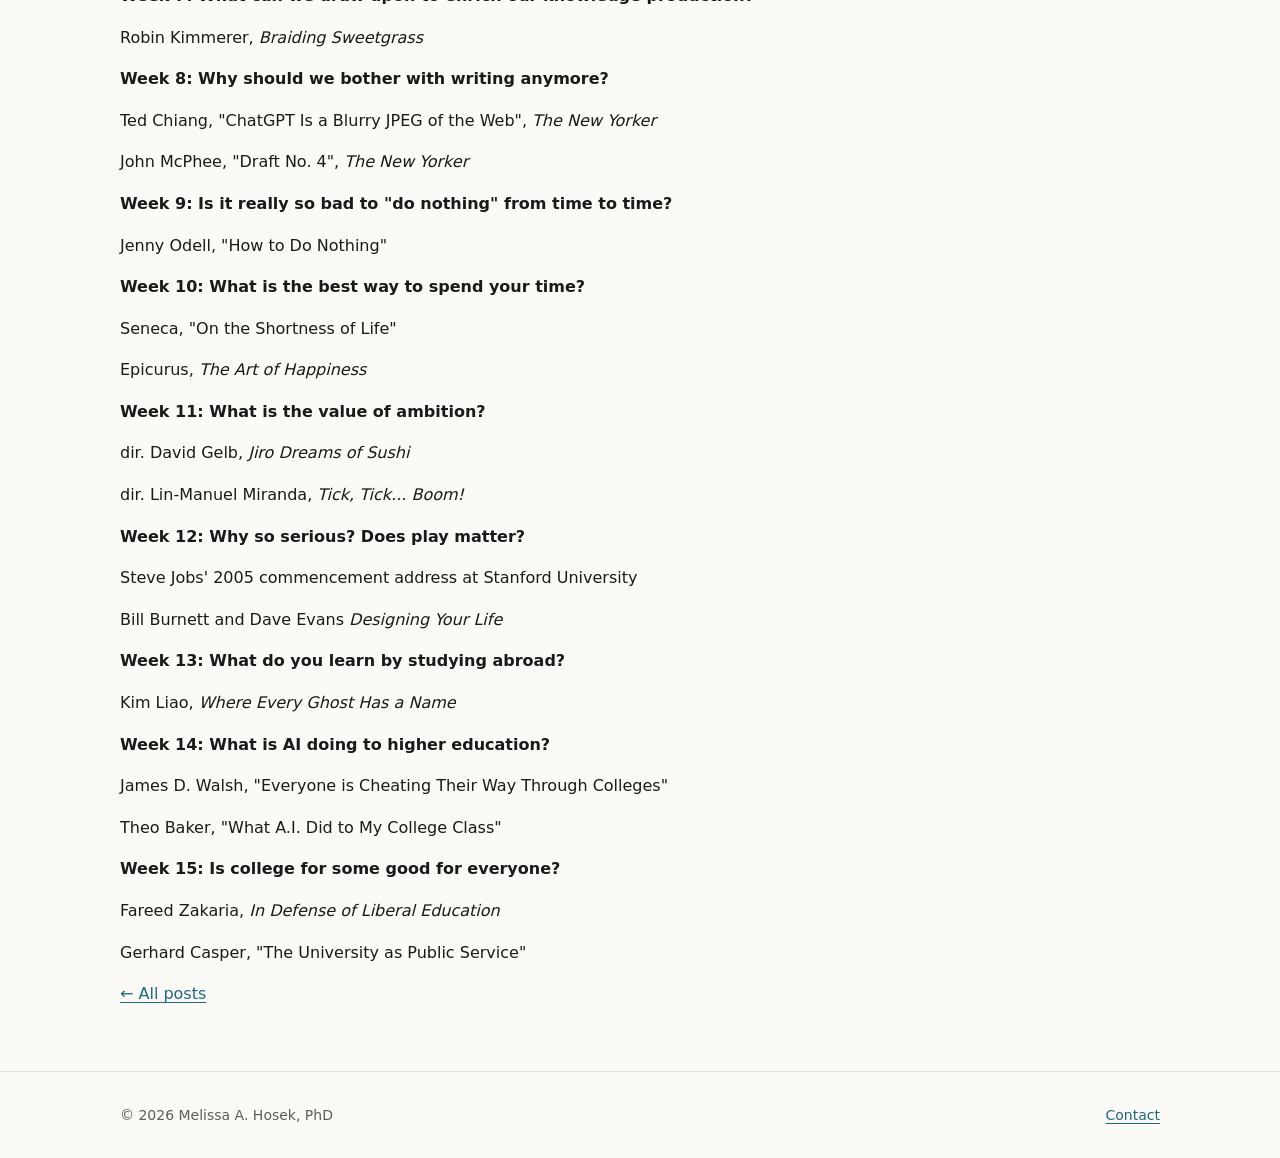
<file: content/posts/your-education-and-the-good-life.html>
<!DOCTYPE html>
<html lang="en">
<head>
  <meta charset="utf-8">
  <meta name="viewport" content="width=device-width, initial-scale=1">
  <title>Hello, world — Your Name</title>
  <meta name="description" content="A first placeholder post, and a template for the ones that follow.">
  <link rel="icon" href="../../assets/img/favicon.svg" type="image/svg+xml">
  <link rel="stylesheet" href="../../assets/css/tokens.css">
  <link rel="stylesheet" href="../../assets/css/themes.css">
  <link rel="stylesheet" href="../../assets/css/base.css">
  <link rel="stylesheet" href="../../assets/css/components.css">
  <script src="../../assets/js/theme.js"></script>
</head>
<body data-page="writing" data-root="../../">
  <a class="skip-link" href="#main">Skip to content</a>
  <header class="site-header" data-site-header></header>

  <noscript>
    <nav class="wrap" aria-label="Primary">
      <ul>
        <li><a href="../../research.html">Research</a></li>
        <li><a href="../../projects.html">Projects</a></li>
        <li><a href="../../writing.html">Teaching</a></li>
        <li><a href="../../cv.html">CV</a></li>
        <li><a href="../../contact.html">Contact</a></li>
      </ul>
    </nav>
  </noscript>

  <main id="main" class="wrap" tabindex="-1">
    <article class="prose stack">
      <p class="section-label">Post</p>
      <h1>Your Education and the Good Life</h1>
      <p class="entry-meta">
        <time>2022–2024</time> · Stanford University
      </p>

      <p>This is a sample syllabus adapted from a course I taught at Stanford
        University from 2022–2024. It was originally developed by the program for Civic,
      Liberal, and Global Education.</p>
      
      <h2>Course Description</h2>

      <p>With a world of information at our fingertips, many have
        begun to re-evaluate the value and purpose of a college education. Is
      it just to train you for a career? Is it worthwhile to take a wide
      range of courses in topics that won't translate to a post-college
      job? Is it better to focus on your success in college, or your happiness?
      And should we think of higher education as a private commodity or a
      public good? These are just some of the questions that have entered
      contemporary American discourse.</p>
      
      <p>In this course, students engage with a wide range of historical,
      philosophical, literary, and artistic sources that offer different
      perspectives on what higher education should be like. We debate
      whether these opinions — from Plato to Steve Jobs — are valuable
      resources for the 21st-century college student. Students draw upon
      sources from around the world to develop their own theory of how to
      craft a meaningful higher-education experience.</p>

      <h2>Course Schedule</h2>

      <p><b>Week 1: What is a liberal education?</b></p>
      <p>W. E. B. Du Bois, <em>The Souls of Black Folk</em></p>

      <p><b>Week 2: Is education revolutionary?</b></p>
      <p>Paulo Freire, <em>Pedagogy of the Oppressed</em></p>
      <p>Plato, "Allegory of the Cave"</p>

      <p><b>Week 3: How does an education liberate?</b></p>
      <p>Rabindranath Tagore, "The Problem of Education" and
        "The Unity of Education" in <em>Towards Universal Man</em></p>
      <p>Rokeya Hossain, "Sultana's Dream"</p>

      <p><b>Week 4: What are the ethical and social costs of education?</b></p>
      <p>Tsitsi Dangarembga, <em>Nervous Conditions</em></p>

      <p><b>Week 5: Do we learn through discipline or relaxation?</b></p>
      <p>Edward Slingerland, <em>Trying Not to Try</em></p>
      <p><em>The Analects of Confucius</em>, selections</p>
      <p><em>The Zhuangzi</em>, selections</p>

      <p><b>Week 6: Can one learn to love? Or do you have to love what you learn?</b></p>
      <p>Nietzsche, <em>The Gay Science</em>, section 334</p>
      <p>Zadie Smith, "Some Notes on Attunement"</p>

      <p><b>Week 7: What can we draw upon to enrich our knowledge production?</b></p>
      <p>Robin Kimmerer, <em>Braiding Sweetgrass</em></p>

      <p><b>Week 8: Why should we bother with writing anymore?</b></p>
      <p>Ted Chiang, "ChatGPT Is a Blurry JPEG of the Web", <em>The New Yorker</em></p>
      <p>John McPhee, "Draft No. 4", <em>The New Yorker</em></p>

      <p><b>Week 9: Is it really so bad to "do nothing" from time to time?</b></p>
      <p>Jenny Odell, "How to Do Nothing"</p>

      <p><b>Week 10: What is the best way to spend your time?</b></p>
      <p>Seneca, "On the Shortness of Life"</p>
      <p>Epicurus, <em>The Art of Happiness</em></p>

      <p><b>Week 11: What is the value of ambition?</b></p>
      <p>dir. David Gelb, <em>Jiro Dreams of Sushi</em></p>
      <p>dir. Lin-Manuel Miranda, <em>Tick, Tick... Boom!</em></p>

      <p><b>Week 12: Why so serious? Does play matter?</b></p>
      <p>Steve Jobs' 2005 commencement address at Stanford University</p>
      <p>Bill Burnett and Dave Evans <em>Designing Your Life</em></p>

      <p><b>Week 13: What do you learn by studying abroad?</b></p>
      <p>Kim Liao, <em>Where Every Ghost Has a Name</em></p>

      <p><b>Week 14: What is AI doing to higher education?</b></p>
      <p>James D. Walsh, "Everyone is Cheating Their Way Through Colleges"</p>
      <p>Theo Baker, "What A.I. Did to My College Class"</p>

      <p><b>Week 15: Is college for some good for everyone?</b></p>
      <p>Fareed Zakaria, <em>In Defense of Liberal Education</em></p>
      <p>Gerhard Casper, "The University as Public Service"</p>
        

      <p><a href="../../writing.html">&larr; All posts</a></p>
    </article>
  </main>

  <footer class="site-footer" data-site-footer></footer>

  <script src="../../assets/js/layout.js" defer></script>
</body>
</html>
</file>
<file: assets/css/tokens.css>
/* Design tokens. Raw values only — semantic mapping lives in themes.css. */

:root {
  /* Raw palette — light */
  --c-light-bg:        #FBFAF6;
  --c-light-surface:   #FFFFFF;
  --c-light-text:      #1A1A1A;
  --c-light-text-2:    #5C5C5C;
  --c-light-border:    #E5E2DA;
  --c-light-eco:       #3F7B5F;
  --c-light-scifi:     #1F6B7A;
  --c-light-heading:   #732A26;

  /* Raw palette — dark */
  --c-dark-bg:         #0F1417;
  --c-dark-surface:    #161B1F;
  --c-dark-text:       #ECEAE2;
  --c-dark-text-2:     #A1A09A;
  --c-dark-border:     #2A2F33;
  --c-dark-eco:        #7FB89A;
  --c-dark-scifi:      #7CC8D8;

  /* Type scale — 1.250 major third */
  --fs-0: 1rem;
  --fs-1: 1.25rem;
  --fs-2: 1.563rem;
  --fs-3: 1.953rem;
  --fs-4: 2.441rem;
  --fs-sm: 0.875rem;
  --fs-xs: 0.75rem;

  --lh-body: 1.6;
  --lh-heading: 1.25;
  --measure: 70ch;

  /* Font stacks */
  --font-body: system-ui, -apple-system, "Segoe UI", Roboto, sans-serif;
  --font-mono: ui-monospace, SFMono-Regular, "SF Mono", Menlo, Consolas,
               "Liberation Mono", monospace;

  /* Spacing — 4px base */
  --sp-1: 0.25rem;
  --sp-2: 0.5rem;
  --sp-3: 0.75rem;
  --sp-4: 1rem;
  --sp-5: 1.5rem;
  --sp-6: 2rem;
  --sp-7: 3rem;
  --sp-8: 4rem;
  --sp-9: 6rem;

  /* Radii + layout */
  --radius-sm: 3px;
  --radius-md: 6px;
  --content-width: 68rem;

  /* Motion */
  --dur: 160ms;
  --ease: cubic-bezier(0.2, 0, 0.2, 1);
}

@media (prefers-reduced-motion: reduce) {
  :root { --dur: 0ms; }
}
</file>
<file: assets/css/themes.css>
/* Semantic color mapping. Three states: system (no attribute), light, dark. */

:root {
  --bg:      var(--c-light-bg);
  --surface: var(--c-light-surface);
  --text:    var(--c-light-text);
  --text-2:  var(--c-light-text-2);
  --border:  var(--c-light-border);
  --eco:     var(--c-light-eco);
  --scifi:   var(--c-light-scifi);
  --focus:   var(--c-light-scifi);
  --heading: var(--c-light-heading);
  color-scheme: light;
}

/* System preference is dark, and the user has not forced light. */
@media (prefers-color-scheme: dark) {
  :root:not([data-theme="light"]) {
    --bg:      var(--c-dark-bg);
    --surface: var(--c-dark-surface);
    --text:    var(--c-dark-text);
    --text-2:  var(--c-dark-text-2);
    --border:  var(--c-dark-border);
    --eco:     var(--c-dark-eco);
    --scifi:   var(--c-dark-scifi);
    --focus:   var(--c-dark-scifi);
    --heading: var(--c-dark-text);
    color-scheme: dark;
  }
}

/* User explicitly chose dark — wins regardless of system preference. */
:root[data-theme="dark"] {
  --bg:      var(--c-dark-bg);
  --surface: var(--c-dark-surface);
  --text:    var(--c-dark-text);
  --text-2:  var(--c-dark-text-2);
  --border:  var(--c-dark-border);
  --eco:     var(--c-dark-eco);
  --scifi:   var(--c-dark-scifi);
  --focus:   var(--c-dark-scifi);
  --heading: var(--c-dark-text);
  color-scheme: dark;
}

/* User explicitly chose light — wins regardless of system preference. */
:root[data-theme="light"] {
  --bg:      var(--c-light-bg);
  --surface: var(--c-light-surface);
  --text:    var(--c-light-text);
  --text-2:  var(--c-light-text-2);
  --border:  var(--c-light-border);
  --eco:     var(--c-light-eco);
  --scifi:   var(--c-light-scifi);
  --focus:   var(--c-light-scifi);
  --heading: var(--c-light-heading);
  color-scheme: light;
}
</file>
<file: assets/css/base.css>
/* Reset */
*, *::before, *::after { box-sizing: border-box; }
* { margin: 0; }

html {
  -webkit-text-size-adjust: 100%;
  scroll-behavior: smooth;
}

body {
  background: var(--bg);
  color: var(--text);
  font-family: var(--font-body);
  font-size: var(--fs-0);
  line-height: var(--lh-body);
  -webkit-font-smoothing: antialiased;
  min-height: 100vh;
  display: flex;
  flex-direction: column;
}

img, svg, canvas { display: block; max-width: 100%; }
img { height: auto; }

/* Typography */
h1, h2, h3, h4 {
  color: var(--heading);
  line-height: var(--lh-heading);
  letter-spacing: -0.015em;
  font-weight: 650;
  text-wrap: balance;
}

h1 { font-size: var(--fs-4); }
h2 { font-size: var(--fs-3); }
h3 { font-size: var(--fs-2); }
h4 { font-size: var(--fs-1); }

p, li { text-wrap: pretty; }

a {
  color: var(--scifi);
  text-decoration-thickness: 1px;
  text-underline-offset: 0.18em;
  transition: color var(--dur) var(--ease);
}

a:hover { color: var(--eco); }

code, kbd, samp, pre { font-family: var(--font-mono); font-size: 0.9em; }

hr {
  border: 0;
  border-top: 1px solid var(--border);
  margin-block: var(--sp-7);
}

/* Focus — 2px ring in the sci-fi accent, both themes */
:focus-visible {
  outline: 2px solid var(--focus);
  outline-offset: 2px;
  border-radius: var(--radius-sm);
}

/* Layout primitives */
.wrap {
  width: 100%;
  max-width: var(--content-width);
  margin-inline: auto;
  padding-inline: var(--sp-5);
}

.prose { max-width: var(--measure); }

.stack > * + * { margin-top: var(--sp-4); }
.stack-lg > * + * { margin-top: var(--sp-7); }

main { flex: 1 0 auto; padding-block: var(--sp-8); }

/* Skip link — first focusable element on every page */
.skip-link {
  position: absolute;
  left: var(--sp-4);
  top: var(--sp-4);
  z-index: 100;
  padding: var(--sp-2) var(--sp-4);
  background: var(--surface);
  color: var(--text);
  border: 1px solid var(--border);
  border-radius: var(--radius-md);
  text-decoration: none;
  transform: translateY(-200%);
}

.skip-link:focus { transform: translateY(0); }

.visually-hidden {
  position: absolute;
  width: 1px; height: 1px;
  padding: 0; margin: -1px;
  overflow: hidden;
  clip-path: inset(50%);
  white-space: nowrap;
}

/* Reduced motion */
@media (prefers-reduced-motion: reduce) {
  html { scroll-behavior: auto; }
  *, *::before, *::after {
    animation-duration: 0.01ms !important;
    animation-iteration-count: 1 !important;
    transition-duration: 0.01ms !important;
  }
}

/* Print baseline — cv.html extends this */
@media print {
  body { background: #fff; color: #000; }
  h1, h2, h3, h4 { color: #000; }
  .site-header, .site-footer, .skip-link, .hero-canvas { display: none !important; }
  main { padding-block: 0; }
  a { color: #000; text-decoration: underline; }
  a[href^="http"]::after { content: " (" attr(href) ")"; font-size: 0.85em; }
}
</file>
<file: assets/css/components.css>
/* ---------- Header + nav ---------- */

.site-header {
  border-bottom: 1px solid var(--border);
  background: var(--bg);
  position: sticky;
  top: 0;
  z-index: 50;
}

.site-header .wrap {
  display: flex;
  align-items: center;
  gap: var(--sp-5);
  min-height: 3.5rem;
  flex-wrap: wrap;
}

.brand {
  font-weight: 700;
  letter-spacing: -0.02em;
  color: var(--text);
  text-decoration: none;
  margin-right: auto;
}

.brand:hover { color: var(--eco); }

.site-nav ul {
  display: flex;
  gap: var(--sp-5);
  list-style: none;
  padding: 0;
  margin: 0;
  flex-wrap: wrap;
}

.site-nav a {
  color: var(--text-2);
  text-decoration: none;
  font-size: var(--fs-sm);
  padding-block: var(--sp-2);
  border-bottom: 2px solid transparent;
}

.site-nav a:hover { color: var(--text); }

.site-nav a[aria-current="page"] {
  color: var(--text);
  border-bottom-color: var(--eco);
}

.theme-toggle {
  display: inline-grid;
  place-items: center;
  width: 2rem;
  height: 2rem;
  padding: 0;
  background: none;
  border: 1px solid var(--border);
  border-radius: var(--radius-md);
  color: var(--text-2);
  cursor: pointer;
  transition: color var(--dur) var(--ease), border-color var(--dur) var(--ease);
}

.theme-toggle:hover { color: var(--text); border-color: var(--text-2); }
.theme-toggle svg { width: 16px; height: 16px; }

/* ---------- Footer ---------- */

.site-footer {
  border-top: 1px solid var(--border);
  padding-block: var(--sp-6);
  color: var(--text-2);
  font-size: var(--fs-sm);
}

.site-footer .wrap {
  display: flex;
  justify-content: space-between;
  gap: var(--sp-4);
  flex-wrap: wrap;
}

/* ---------- Section labels — monospace schematic feel ---------- */

.section-label {
  font-family: var(--font-mono);
  font-size: var(--fs-xs);
  text-transform: uppercase;
  letter-spacing: 0.12em;
  color: var(--text-2);
  display: flex;
  align-items: center;
  gap: var(--sp-3);
  margin-bottom: var(--sp-4);
}

.section-label::after {
  content: "";
  flex: 1;
  border-top: 1px dashed var(--border);
}

/* ---------- Cards ---------- */

.card-grid {
  display: grid;
  grid-template-columns: repeat(auto-fill, minmax(17rem, 1fr));
  gap: var(--sp-5);
  list-style: none;
  padding: 0;
  margin: 0;
}

.card {
  background: var(--surface);
  border: 1px solid var(--border);
  border-radius: var(--radius-md);
  padding: var(--sp-5);
  display: flex;
  flex-direction: column;
  gap: var(--sp-3);
  transition: border-color var(--dur) var(--ease);
}

.card:hover { border-color: var(--eco); }
.card h3 { font-size: var(--fs-1); }
.card p { color: var(--text-2); font-size: var(--fs-sm); flex: 1; }

.card-links {
  display: flex;
  gap: var(--sp-4);
  font-size: var(--fs-sm);
}

/* ---------- Tags ---------- */

.tag-list {
  display: flex;
  flex-wrap: wrap;
  gap: var(--sp-2);
  list-style: none;
  padding: 0;
  margin: 0;
}

.tag {
  font-family: var(--font-mono);
  font-size: var(--fs-xs);
  color: var(--text-2);
  border: 1px solid var(--border);
  border-radius: var(--radius-sm);
  padding: 2px var(--sp-2);
}

/* ---------- Buttons ---------- */

.btn {
  display: inline-flex;
  align-items: center;
  gap: var(--sp-2);
  font: inherit;
  font-size: var(--fs-sm);
  padding: var(--sp-2) var(--sp-4);
  background: var(--surface);
  color: var(--text);
  border: 1px solid var(--border);
  border-radius: var(--radius-md);
  text-decoration: none;
  cursor: pointer;
  transition: border-color var(--dur) var(--ease), color var(--dur) var(--ease);
}

.btn:hover { border-color: var(--eco); color: var(--eco); }

/* ---------- Entry lists (publications, talks, posts) ---------- */

.entry-list { list-style: none; padding: 0; margin: 0; }

.entry {
  padding-block: var(--sp-4);
  border-bottom: 1px solid var(--border);
  display: flex;
  flex-direction: column;
  gap: var(--sp-2);
}

.entry:last-child { border-bottom: 0; }
.entry h3 { font-size: var(--fs-1); }
.entry-meta { color: var(--text-2); font-size: var(--fs-sm); }
.entry-meta .venue { font-style: italic; }
.entry-links { display: flex; gap: var(--sp-4); font-size: var(--fs-sm); }

/* Author highlight in publication author lists */
.me { color: var(--text); font-weight: 650; }

/* ---------- Inline glyphs ---------- */

.glyph {
  width: 16px;
  height: 16px;
  color: var(--text-2);
  flex: none;
}

ul.glyph-list { list-style: none; padding: 0; margin: 0; }

ul.glyph-list li {
  display: flex;
  align-items: baseline;
  gap: var(--sp-3);
  padding-block: var(--sp-2);
}

/* ---------- Hero ---------- */

.hero {
  position: relative;
  isolation: isolate;
  padding-block: var(--sp-9);
  overflow: hidden;
}

.hero-canvas {
  position: absolute;
  inset: 0;
  width: 100%;
  height: 100%;
  z-index: -1;
  pointer-events: none;
}

.hero-body { max-width: 44ch; }
.hero-body h1 { font-size: var(--fs-4); }

.tagline {
  font-size: var(--fs-1);
  color: var(--text-2);
  margin-top: var(--sp-4);
}

.quick-links {
  display: flex;
  gap: var(--sp-4);
  flex-wrap: wrap;
  margin-top: var(--sp-6);
  list-style: none;
  padding: 0;
}

/* ---------- CV ---------- */

.cv-header {
  display: flex;
  justify-content: space-between;
  align-items: flex-end;
  gap: var(--sp-4);
  flex-wrap: wrap;
  padding-bottom: var(--sp-5);
  border-bottom: 1px solid var(--border);
}

.cv-section { margin-top: var(--sp-7); }

.cv-item {
  display: grid;
  grid-template-columns: 8rem 1fr;
  gap: var(--sp-4);
  padding-block: var(--sp-4);
  border-bottom: 1px solid var(--border);
}

.cv-item:last-child { border-bottom: 0; }
.cv-item h3 { font-size: var(--fs-1); }
.cv-item-meta {
  font-family: var(--font-mono);
  font-size: var(--fs-xs);
  color: var(--text-2);
  padding-top: 0.35rem;
}

@media (max-width: 40rem) {
  .cv-item { grid-template-columns: 1fr; gap: var(--sp-2); }
}

@media print {
  .cv-item { break-inside: avoid; page-break-inside: avoid; }
  .cv-section { break-inside: avoid-page; }
  .cv-download { display: none !important; }
  .cv-item, .cv-header { border-color: #ccc; }
}
</file>
